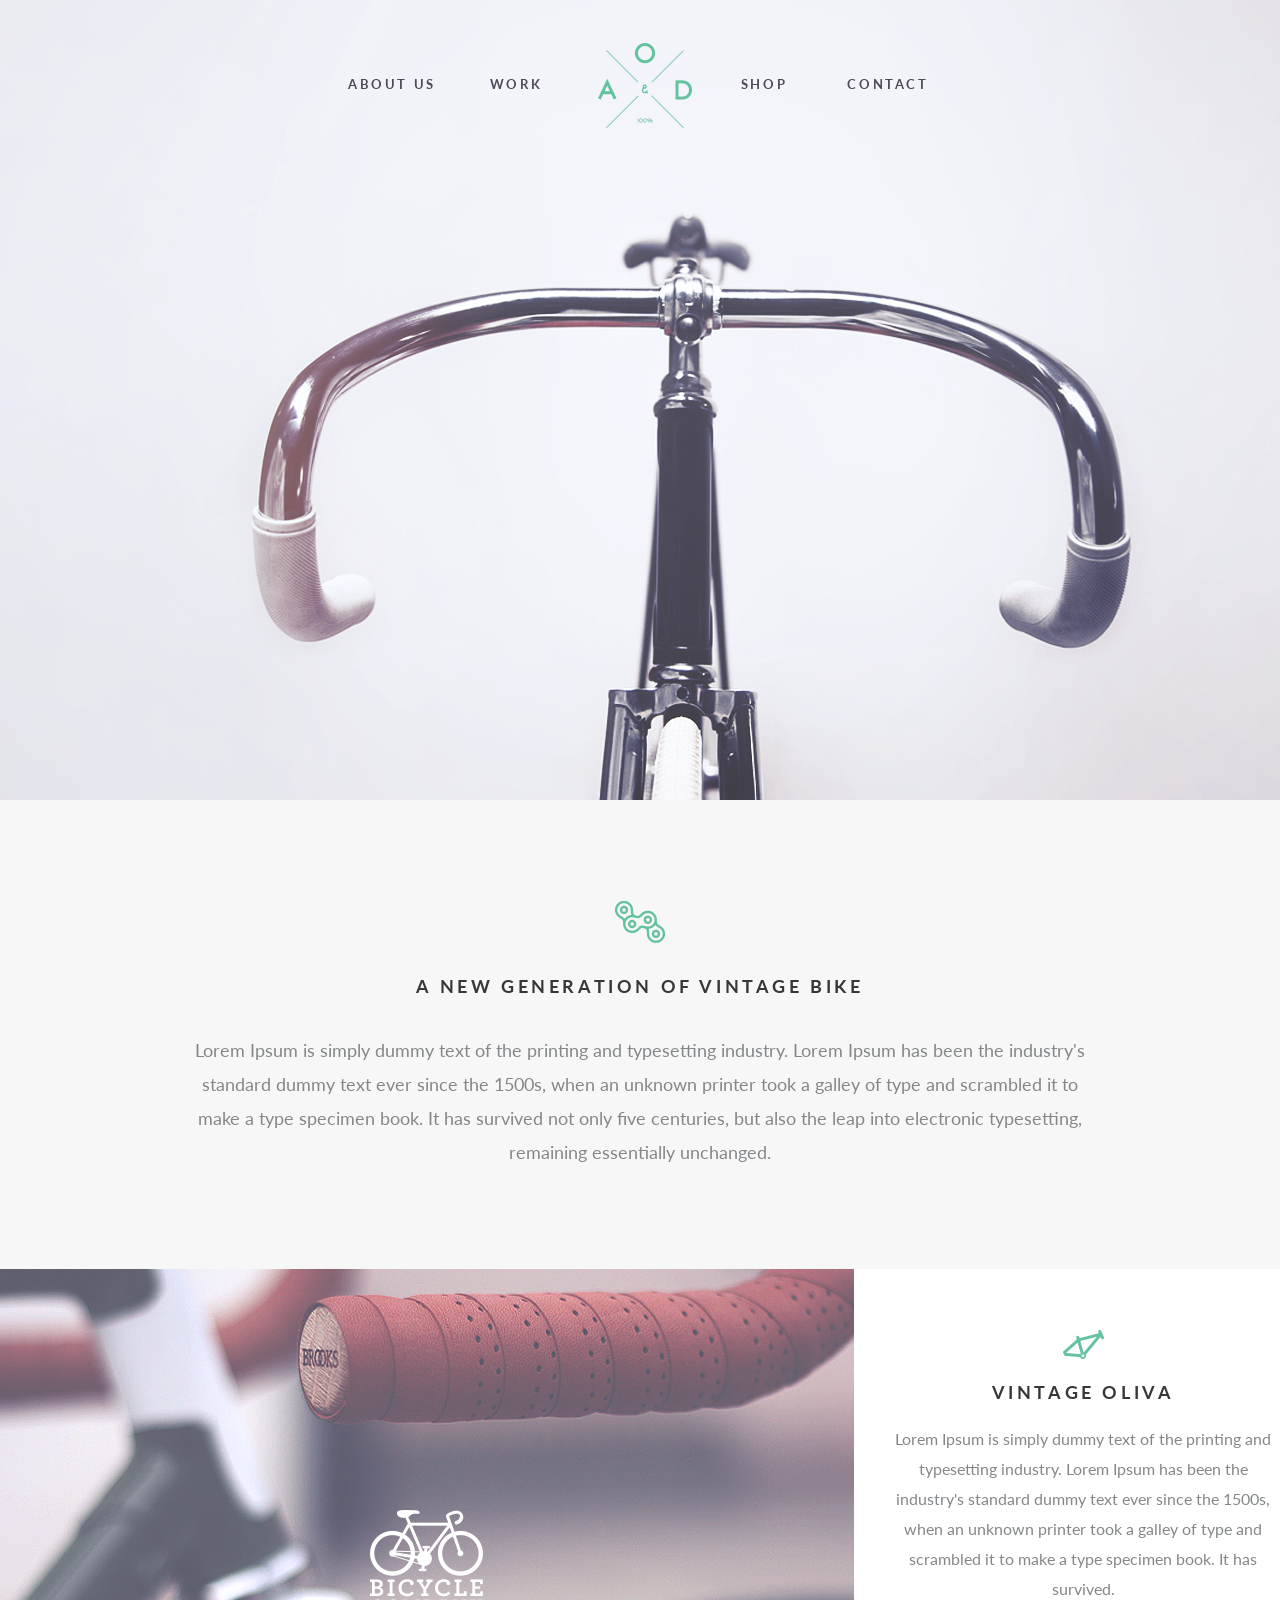
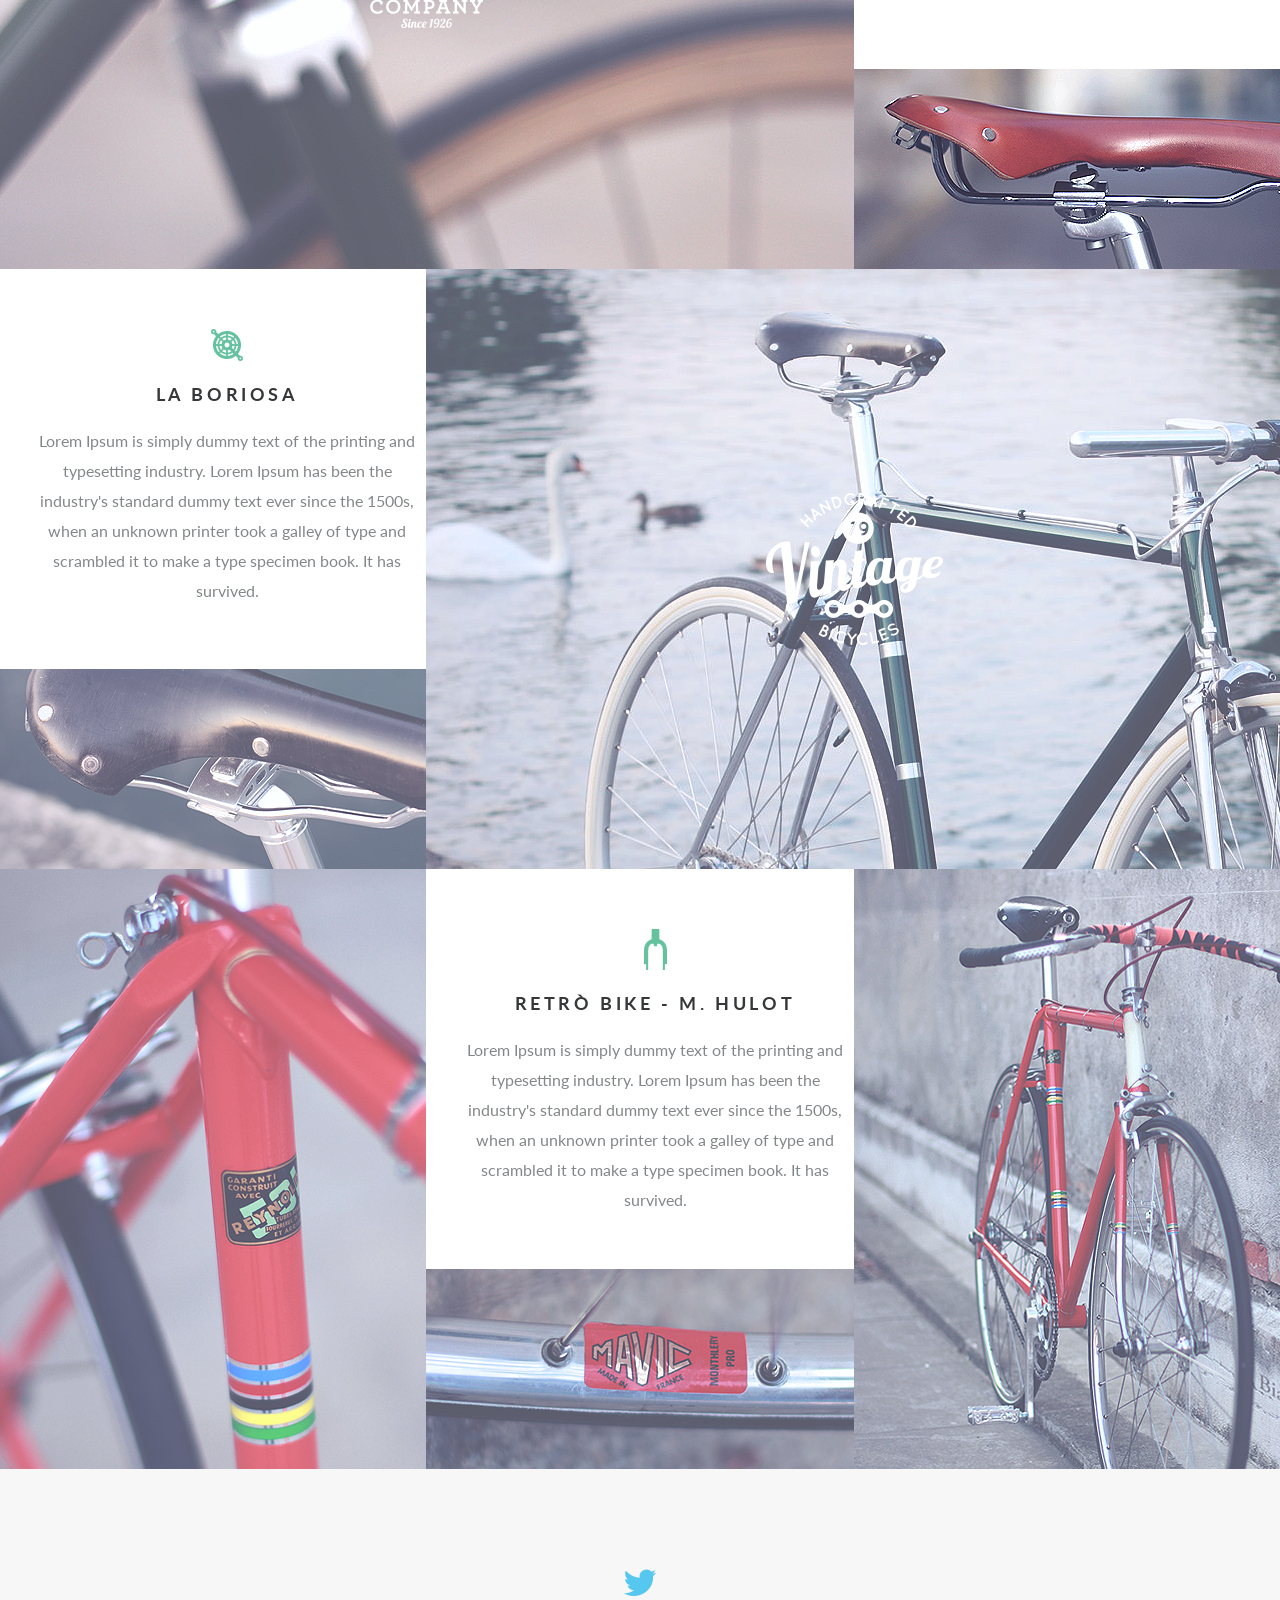
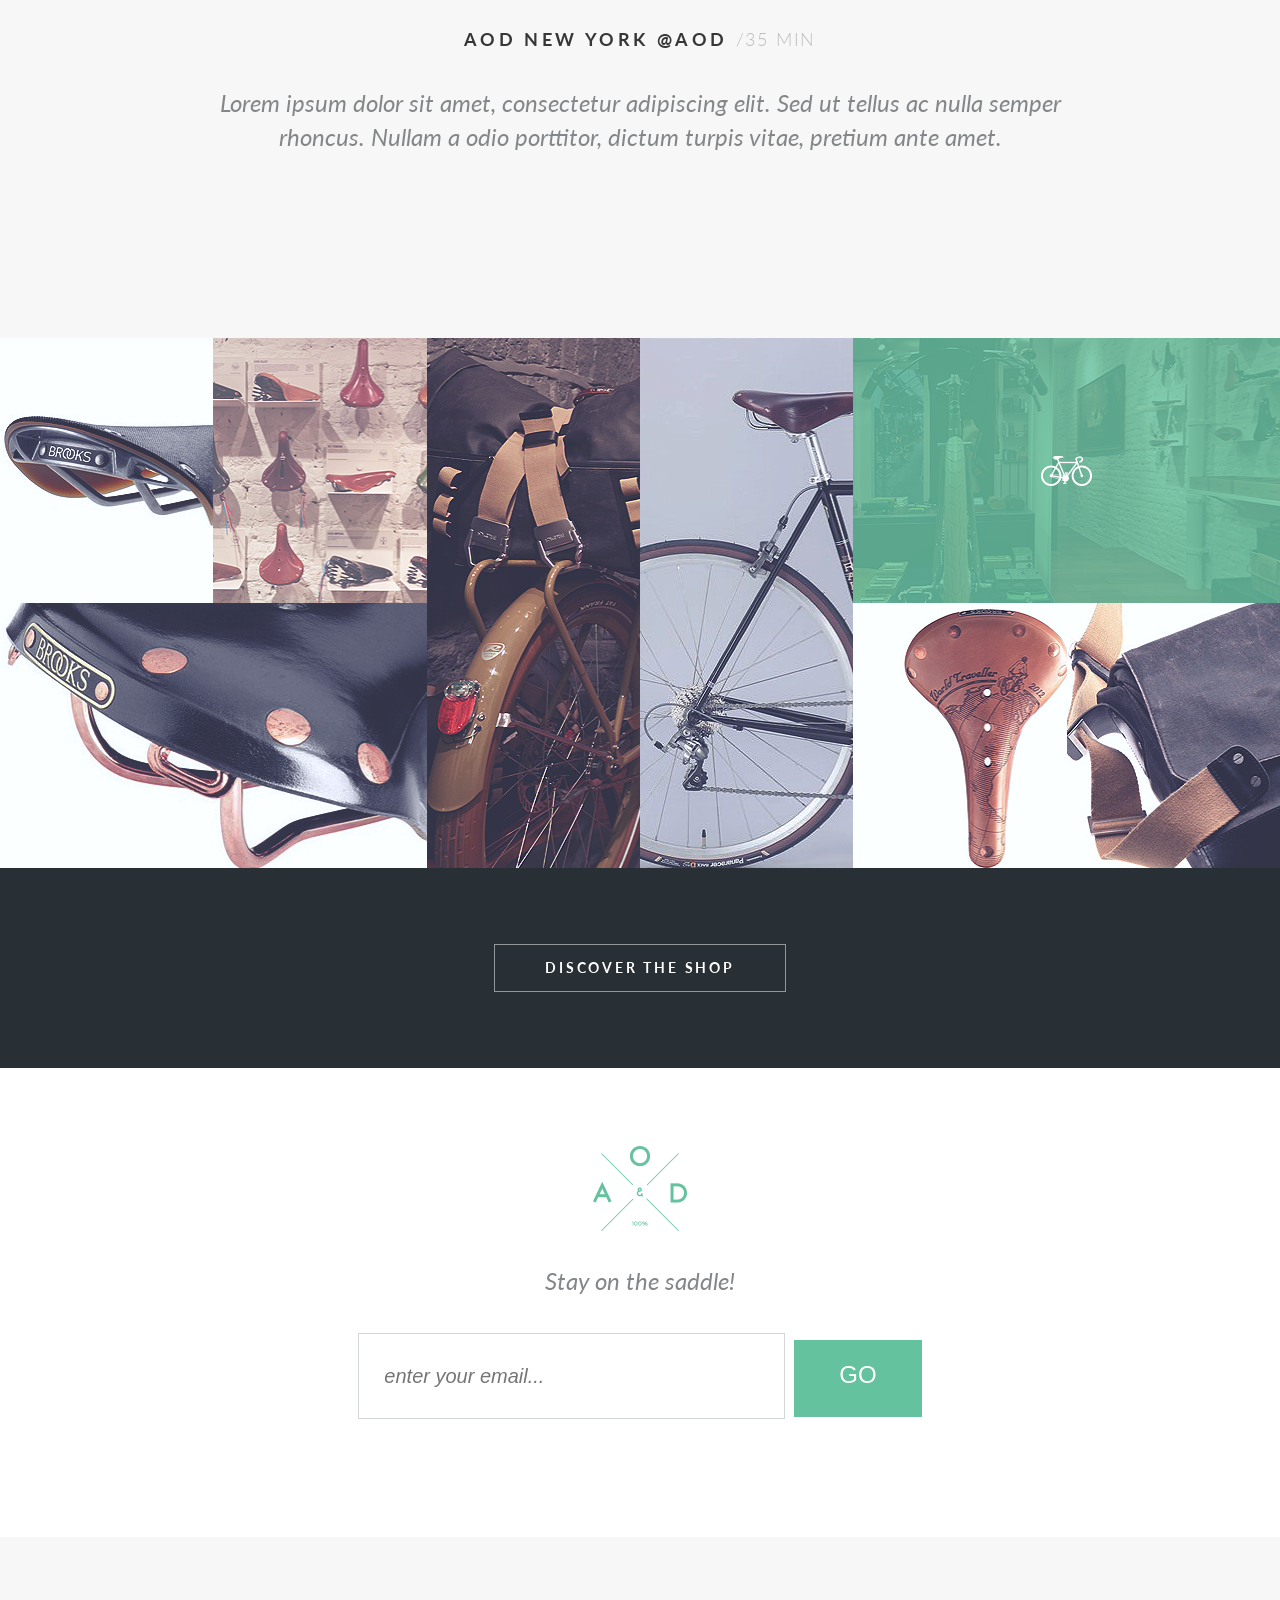
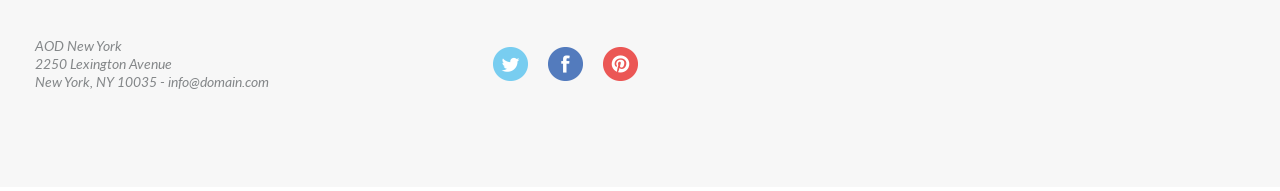
<file: bike/index.html>
<!DOCTYPE html>
<html lang="en">
<head>
    <meta charset="UTF-8">
    <meta name="viewport" content="width=1380px">
    <meta http-equiv="X-UA-Compatible" content="ie=edge">
    <link rel="stylesheet" href="styles.css">
    <link href="https://fonts.googleapis.com/css?family=Lato:400,700&display=swap" rel="stylesheet">
    <title>Vintage Bicycles</title>
</head>
<body>
    <header>
        <nav class="main-nav">
            <a class="nav" href="#">about us</a>
            <a class="nav" href="#">work</a>
            <img class="nav" src="img/header-logo.png" alt="img">
            <a class="nav" href="#">shop</a>
            <a class="nav" href="#">contact</a>
        </nav>
        <h1 class="visually-hidden">+</h1>
    </header>
    <section class="info1">
        <div class="info-block">
            <img src="img/info1-icon.png" alt="img" class="icon">
            <h2>A NEW GENERATION OF VINTAGE BIKE</h2>
            <p>Lorem Ipsum is simply dummy text of the printing and typesetting industry. Lorem Ipsum has been the industry's standard dummy text ever since the 1500s, when an unknown printer took a galley of type and scrambled it to make a type specimen book. It has survived not only five centuries, but also the leap into electronic typesetting, remaining essentially unchanged. </p>
        </div>
    </section>
    <section class="grid-container">
        <div class="grid-box grid-box1">
            <img src="img/grid-logo.png" alt="img">
        </div>
        <div class="grid-box grid-box2">
            <div class="grid-text">
                <img src="img/grid-box2.png" alt="img">
                <h2>vintage Oliva</h2>
                <p>Lorem Ipsum is simply dummy text of the printing and typesetting industry. Lorem Ipsum has been the industry's standard dummy text ever since the 1500s, when an unknown printer took a galley of type and scrambled it to make a type specimen book. It has survived.</p>
            </div>
        </div>
        <div class="grid-box grid-box3"></div>
        <div class="grid-box grid-box4">
            <div class="grid-text">
                <img src="img/grid-box4.png" alt="img">
                <h2>La Boriosa</h2>
                <p>Lorem Ipsum is simply dummy text of the printing and typesetting industry. Lorem Ipsum has been the industry's standard dummy text ever since the 1500s, when an unknown printer took a galley of type and scrambled it to make a type specimen book. It has survived.</p>
            </div>
        </div>
        <div class="grid-box grid-box5"></div>
        <div class="grid-box grid-box6">
            <img src="img/icon6.png" alt="img">
        </div>
        <div class="grid-box grid-box7"></div>
        <div class="grid-box grid-box8">
            <div class="grid-text">
                <img src="img/grid-box8.png" alt="img">
                <h2>retrò Bike - M. Hulot</h2>
                <p>Lorem Ipsum is simply dummy text of the printing and typesetting industry. Lorem Ipsum has been the industry's standard dummy text ever since the 1500s, when an unknown printer took a galley of type and scrambled it to make a type specimen book. It has survived.</p>
            </div>
        </div>
        <div class="grid-box grid-box9"></div>
        <div class="grid-box grid-box10"></div>
    </section>
    <section class="info1">
        <div class="info-block2">
            <img src="img/info2.png" alt="img" class="icon">
            <h2>AOD New York  @aod <span> /35 min</span></h2>
            <p>Lorem ipsum dolor sit amet, consectetur adipiscing elit. Sed ut tellus ac nulla semper rhoncus. Nullam a odio porttitor, dictum turpis vitae, pretium ante amet.</p>
        </div>
    </section>
    <section class="grid-container2">
        <div class="grid-box2-1"></div>
        <div class="grid-box2-2"></div>
        <div class="grid-box2-3"></div>
        <div class="grid-box2-4"></div>
        <div class="grid-box2-5"></div>
        <div class="grid-box2-6">
            <img src="img/grid2-6img.png" alt="img">
        </div>
        <div class="grid-box2-7"></div>
        <div class="grid-box2-8"></div>
    </section>
    <section class="discover">
        <div class="discover-text">
            <p>DISCOVER THE SHOP</p>
        </div>
    </section>
    <section class="form">
        <div class="logo">
            <img src="img/form-logo.png" alt="img">
        </div>
        <div class="text">
            <p>Stay on the saddle!</p>
        </div>
        <div class="email">
            <form action="get" class="email-form">
                <input type="text" placeholder="enter your email... ">
                <button>GO</button>
            </form>
        </div>
    </section>
    <footer>
        <div class="contacts">
            AOD New York <br>
            2250 Lexington Avenue <br>
            New York, NY 10035  - info@domain.com <br>
        </div>
        <div class="social">
            <img src="img/footer-tw.png" alt="img">
            <img src="img/footer-fb.png" alt="img">
            <img src="img/footer-print.png" alt="img">
        </div>
    </footer>
</body>
</html>
</file>
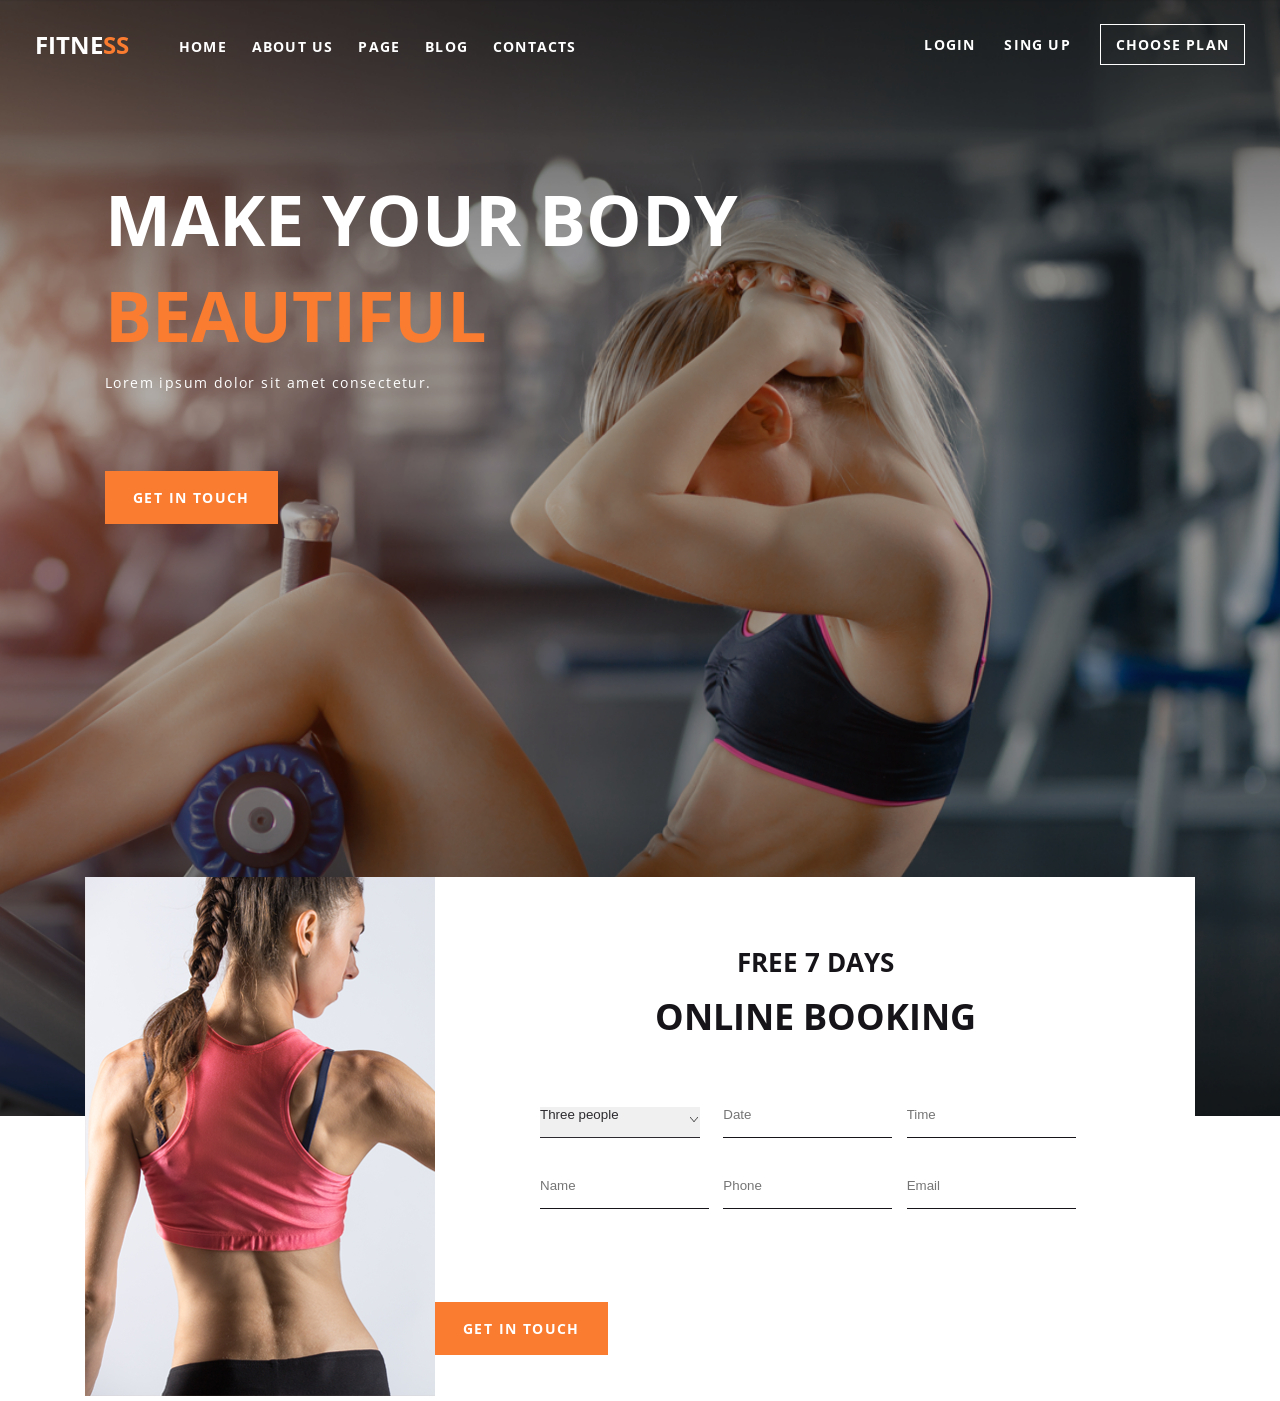
<file: fitness/index.html>
<!DOCTYPE html>
<html lang="en">
<head>
    <meta charset="UTF-8">
    <meta name="viewport" content="width=device-width, initial-scale=1.0">
    <link href="https://fonts.googleapis.com/css?family=Open+Sans:400,700&display=swap" rel="stylesheet">
    <link rel="stylesheet" href="css/styles.min.css">
    <title>Fitness</title>
</head>
<body>
    <header>
        <div class="header-top">
            <div class="header-top__nav">
                <div class="header-top__logo"><a href="#">
                    FITNE<span class="orange">SS</span></a>
                </div>
                <div class="header-top__menu">
                    <ul class="header-top__menu-list">
                        <li><a href="#" class="header-top__menu-link">home</a></li>
                        <li><a href="#" class="header-top__menu-link">about us</a></li>
                        <li><a href="#" class="header-top__menu-link">page</a></li>
                        <li><a href="#" class="header-top__menu-link">blog</a></li>
                        <li><a href="#" class="header-top__menu-link">contacts</a></li>
                    </ul>
                </div>
            </div>
            <div class="header__signin">
                <a href="#" class="header-top__menu-link">login</a>
                <a href="#" class="header-top__menu-link up">sing up</a>
                <a href="#" class="header-top__menu-btn">choose plan</a>
            </div>
        </div>
        <div class="main">
            <div class="main-wrap wrap">
                <div class="main-wrap__block">
                    <h1 class="main-wrap__block-title">make your body <br>
                       <span class="orange">beautiful</span></h1>
                    <p class="main-wrap__block-text">Lorem ipsum dolor sit amet consectetur.</p>
                    <a href="" class="main-wrap__block-btn">Get in touch</a>
                </div>
            </div>
        </div>
        <div class="form-container">
            <div class="form-container__img">
                <img src="img/form_img.png" alt="img">
            </div>
            <div class="form-container__box">
                <h2 class="form-container__box-title">Free 7 days</h2>
                <p class="form-container__box-text">online booking</p>
                <form action="#">
                    <div class="form-grid">
                        <div class="form-grid__select">
                            <select name="howMany" id="howMany">
                                <option value="One person">One Person</option>
                                <option value="Two people">Two people</option>
                                <option value="Three people" selected>Three people</option>
                            </select>
                        </div>
                        <div class="form-grid__date">
                            <input type="text" placeholder="Date">
                        </div>
                        <div class="form-grid__time">
                            <input type="text" placeholder="Time">
                        </div>
                        <div class="form-grid__name">
                            <input type="text" placeholder="Name">
                        </div>
                        <div class="form-grid__tel">
                            <input type="tel" placeholder="Phone">
                        </div>
                        <div class="form-grid__email">
                            <input type="email" placeholder="Email">
                        </div>
                    </div>
                </form>
                <a href="#" class="form-container__box-btn">Get in touch</a>
            </div>
        </div>
    </header>
    <main>
        <section class="welcome">
            <div class="welcome-wrap wrap">
                <div class="welcome-wrap__text">
                    <h2 class="welcome-wrap__text-title">welcome to <span class="orange"> fitness</span></h2>
                    <p class="welcome-wrap__descr1">Lorem ipsum dolor sit amet, consectetur adipisicing elit, sed do eiusmod tempor incididunt ut labore et dolore magna aliqua. Ut enim ad minim veniam, quis nostrud exercitation</p>
                    <p class="welcome-wrap__descr2">Lorem, ipsum dolor sit amet consectetur adipisicing elit. Quidem impedit nihil temporibus rem suscipit at perspiciatis beatae odio corporis, dolorem, adipisci voluptatem culpa laborum aspernatur eos debitis deserunt, eveniet porro.</p>
                </div>
                <div class="welcome-wrap__img">

                </div>
            </div>
        </section>
    </main>
</body>
</html>
</file>
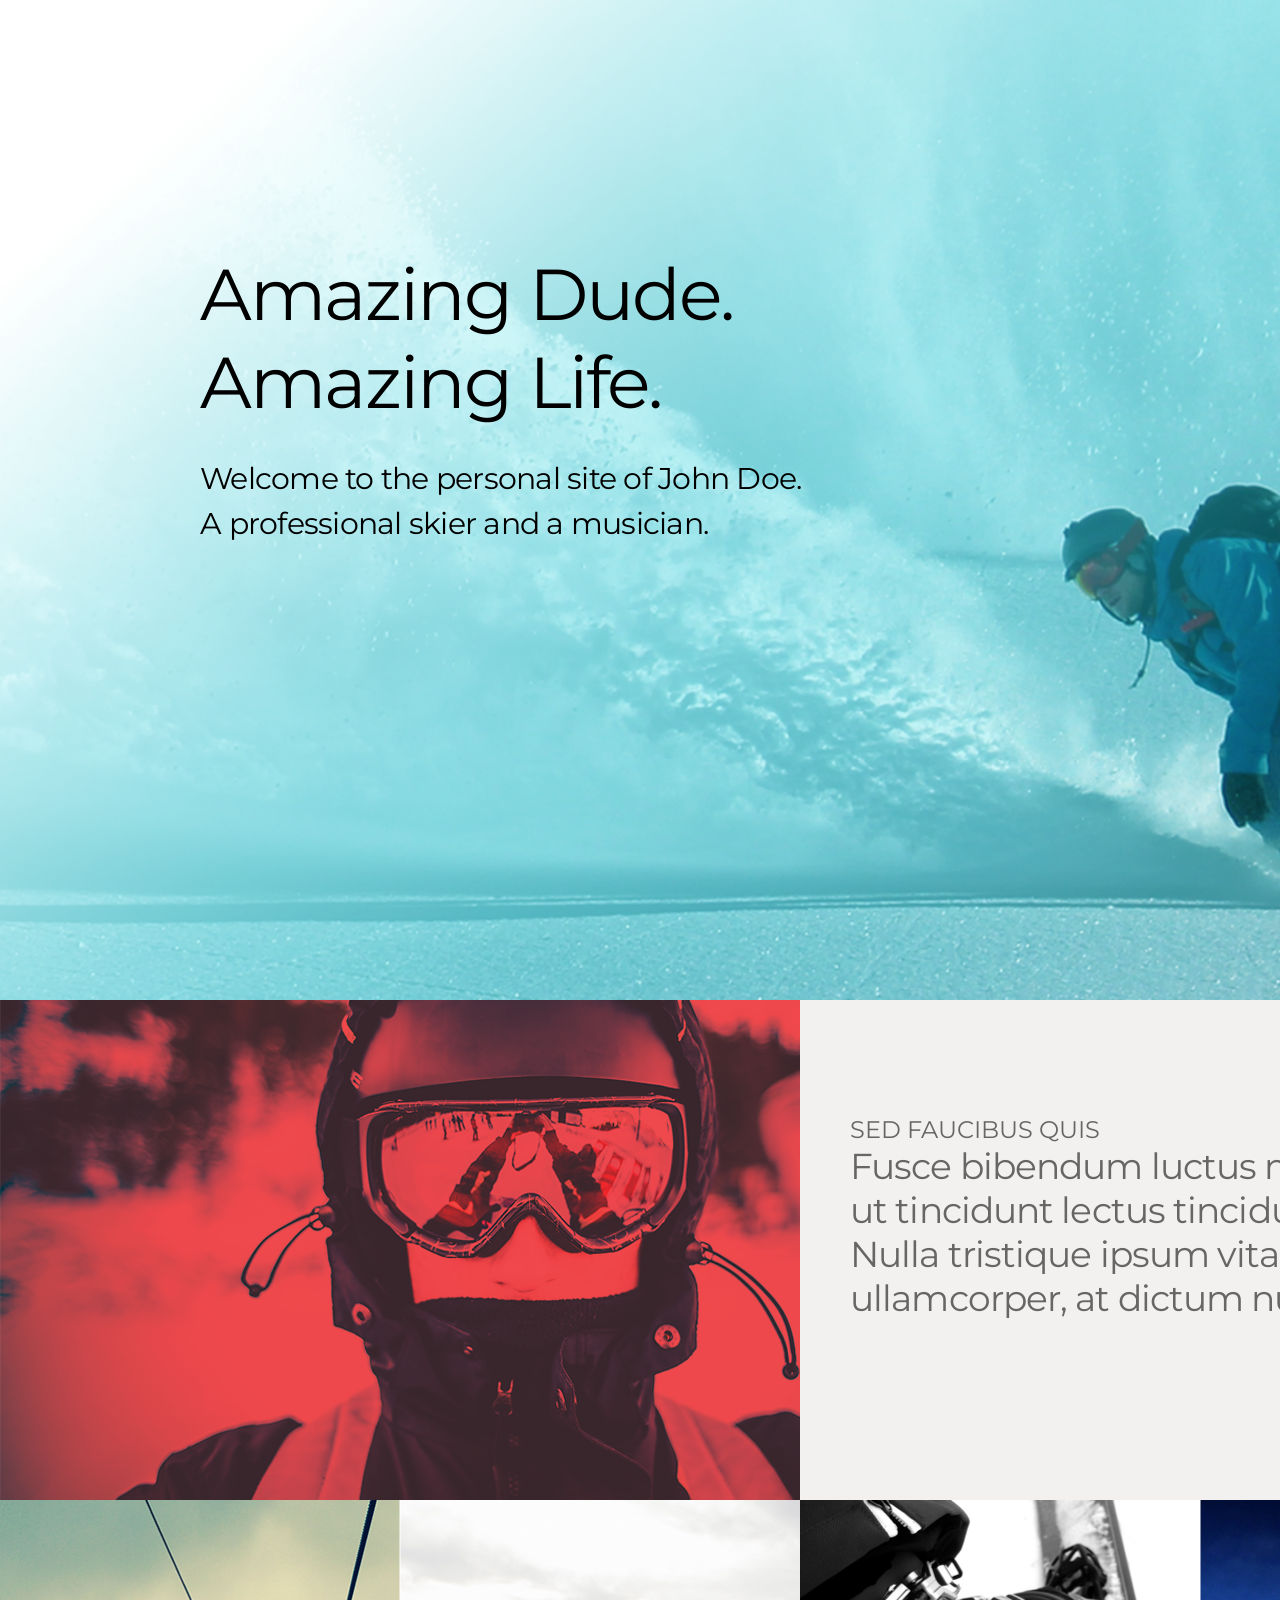
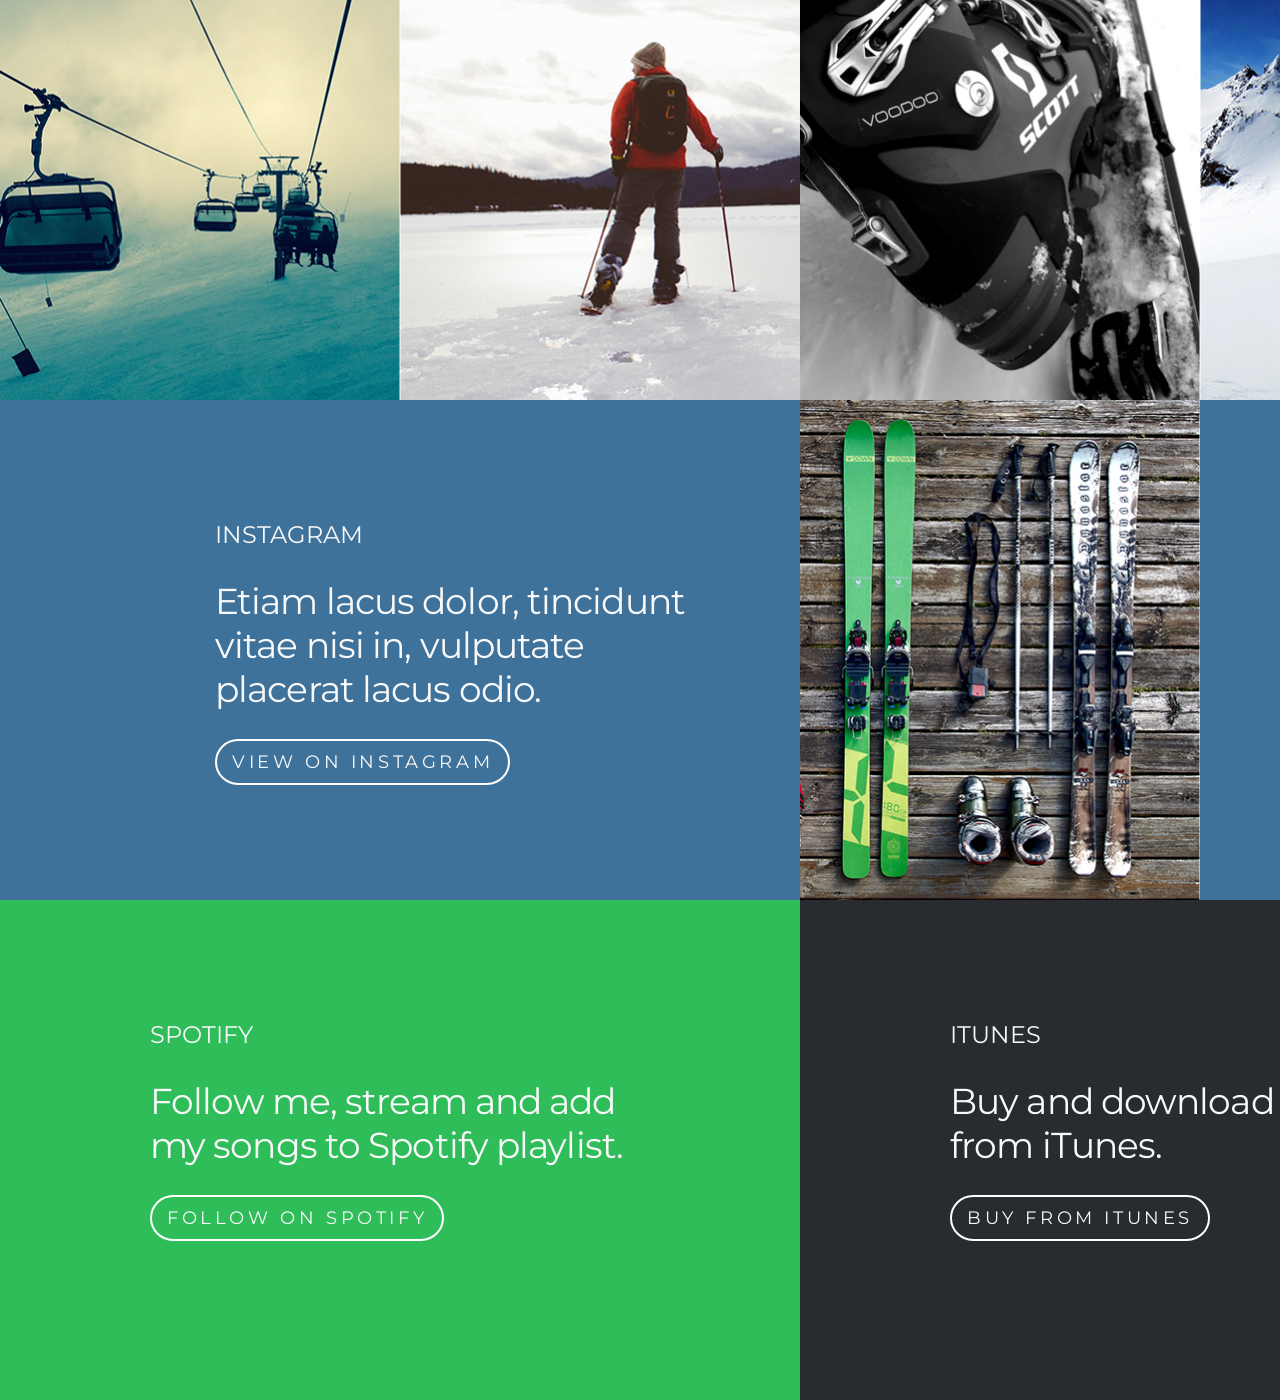
<file: JohnDoe/index.html>
<!DOCTYPE html>
<html lang="en">
<head>
    <meta charset="UTF-8">
    <meta name="viewport" content="width=device-width, initial-scale=1">
    <link rel="stylesheet" href="styles.css">
    <link rel="stylesheet" href="core.css">
    <link href="https://fonts.googleapis.com/css?family=Montserrat:400,700&display=swap" rel="stylesheet">
    <title>Personal blog</title>
</head>
<body>
    <div class="grid_container">
        <div class="grid_unit unit_1">
            <div class="header_text">
                <h1 class="hero_title">Amazing Dude.<br>Amazing Life.</h1>
                <p class="hero_text">Welcome to the personal site of John Doe. <br>A professional skier and a musician.</p>
            </div>
        </div>
        <div class="grid_unit unit_2">
            <img src="img/unit_2.png" alt="unit_2_img">
        </div>
        <div class="grid_unit unit_3">
            <div class="unit3_text">
                <h2 class="text_title">Sed faucibus quis</h2>
                <p class="unit3_text_unit">Fusce bibendum luctus massa, <br> ut tincidunt lectus tincidunt in. <br> Nulla tristique ipsum vitae lacus ullamcorper, at dictum nunc scelerisque.</p>
            </div>
        </div>
        <div class="grid_unit unit_4">
            <img src="img/img_4.png" alt="img">
        </div>
        <div class="grid_unit unit_5">
            <img src="img/img_5.png" alt="img">
        </div>
        <div class="grid_unit unit_6">
            <img src="img/img_6.png" alt="img">
        </div>
        <div class="grid_unit unit_7">
            <img src="img/img_7.png" alt="img">
        </div>
        <div class="grid_unit unit_8">
            <div class="unit8_text">
                <h2 class="text_title_8">INSTAGRAM</h2>
                <p class="unit8_text_unit">Etiam lacus dolor, tincidunt <br> vitae nisi in, vulputate <br> placerat lacus odio.</p>
                <a class="btn" href="#">VIEW ON INSTAGRAM</a>
            </div>
        </div>
        <div class="grid_unit unit_9"></div>
        <div class="grid_unit unit_10"></div>
        <div class="grid_unit unit_11">
            <div class="footer-text">
                <h2 class="text_title_8">SPOTIFY</h2>
                <div class="footer_text_unit">Follow me, stream and add <br> my songs to Spotify playlist.</div>
                <a href="#" class="btn">FOLLOW ON SPOTIFY</a>
            </div>
        </div>
        <div class="grid_unit unit_12">
            <div class="footer-text">
                <h2 class="text_title_8">ITUNES</h2>
                <div class="footer_text_unit">Buy and download my songs from iTunes.</div>
                <a href="#" class="btn">buy from itunes</a>
            </div>
        </div>
    </div>
</body>
</html>
</file>
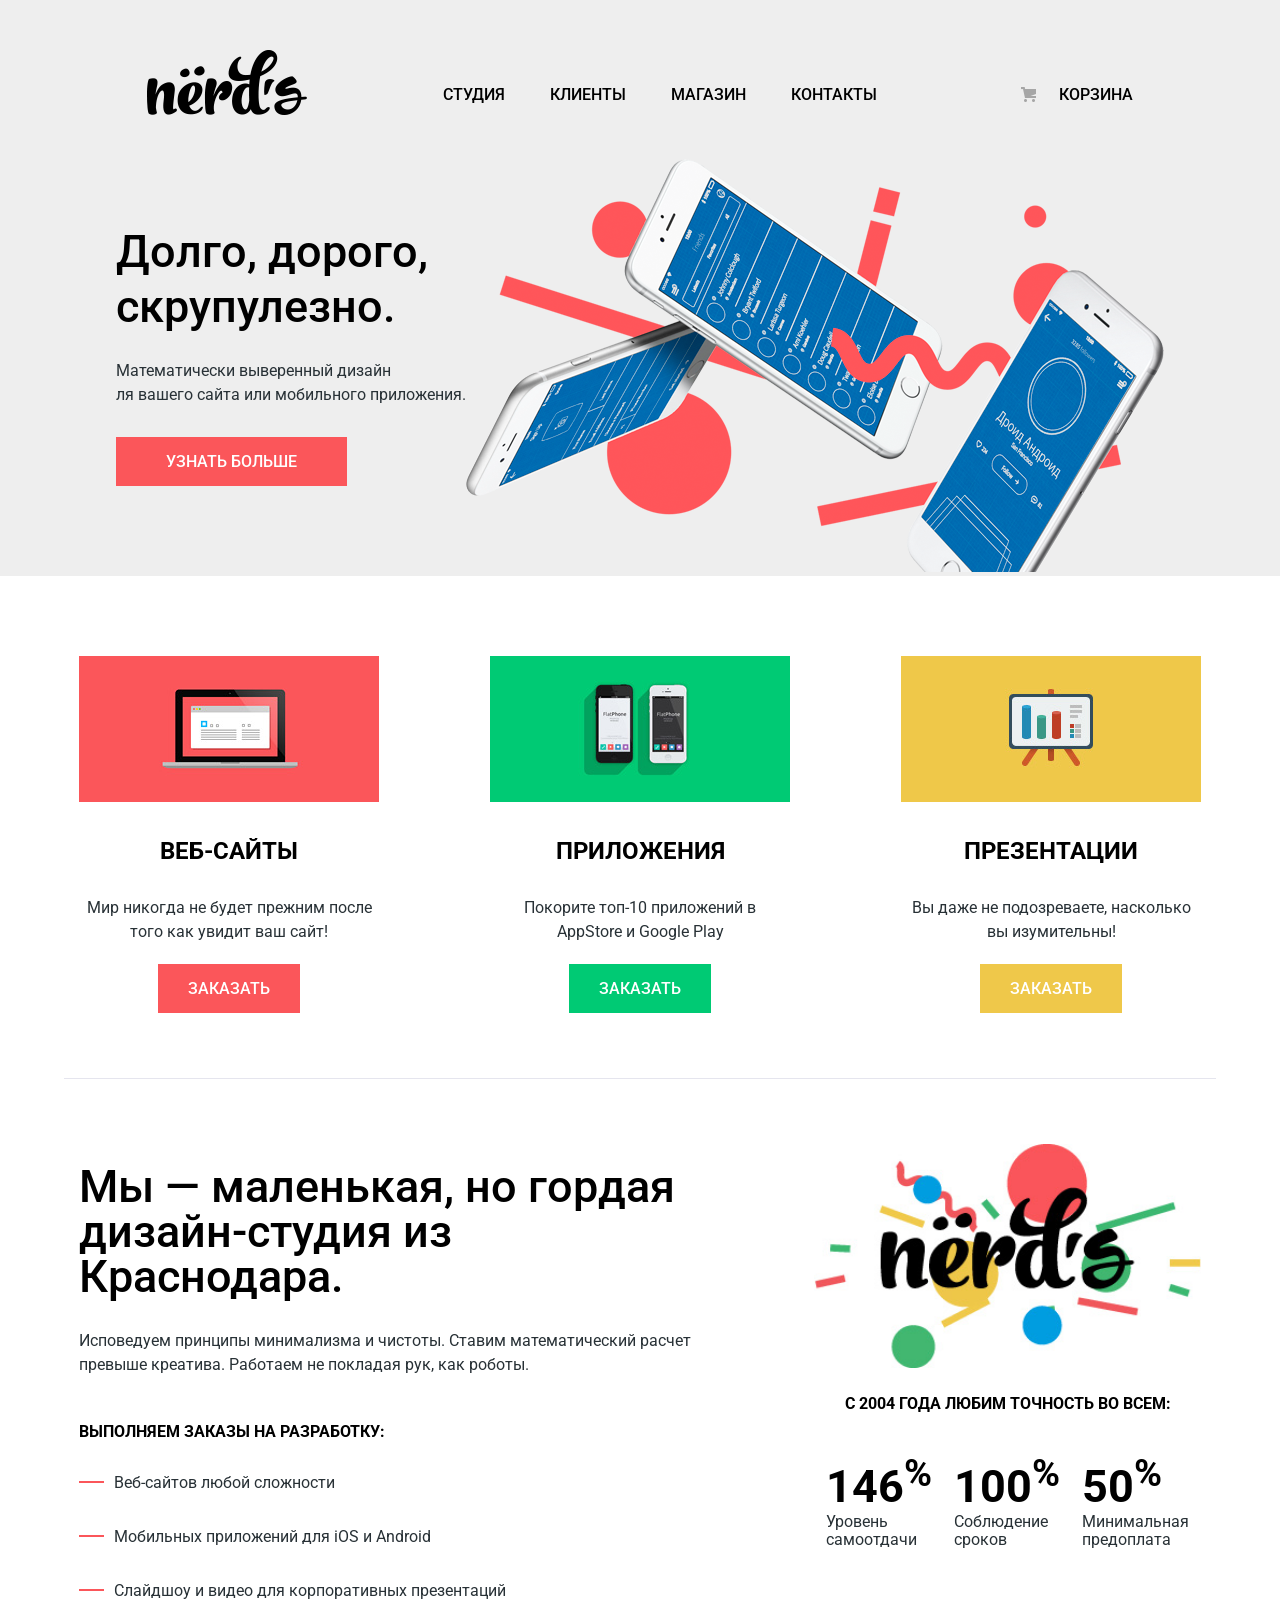
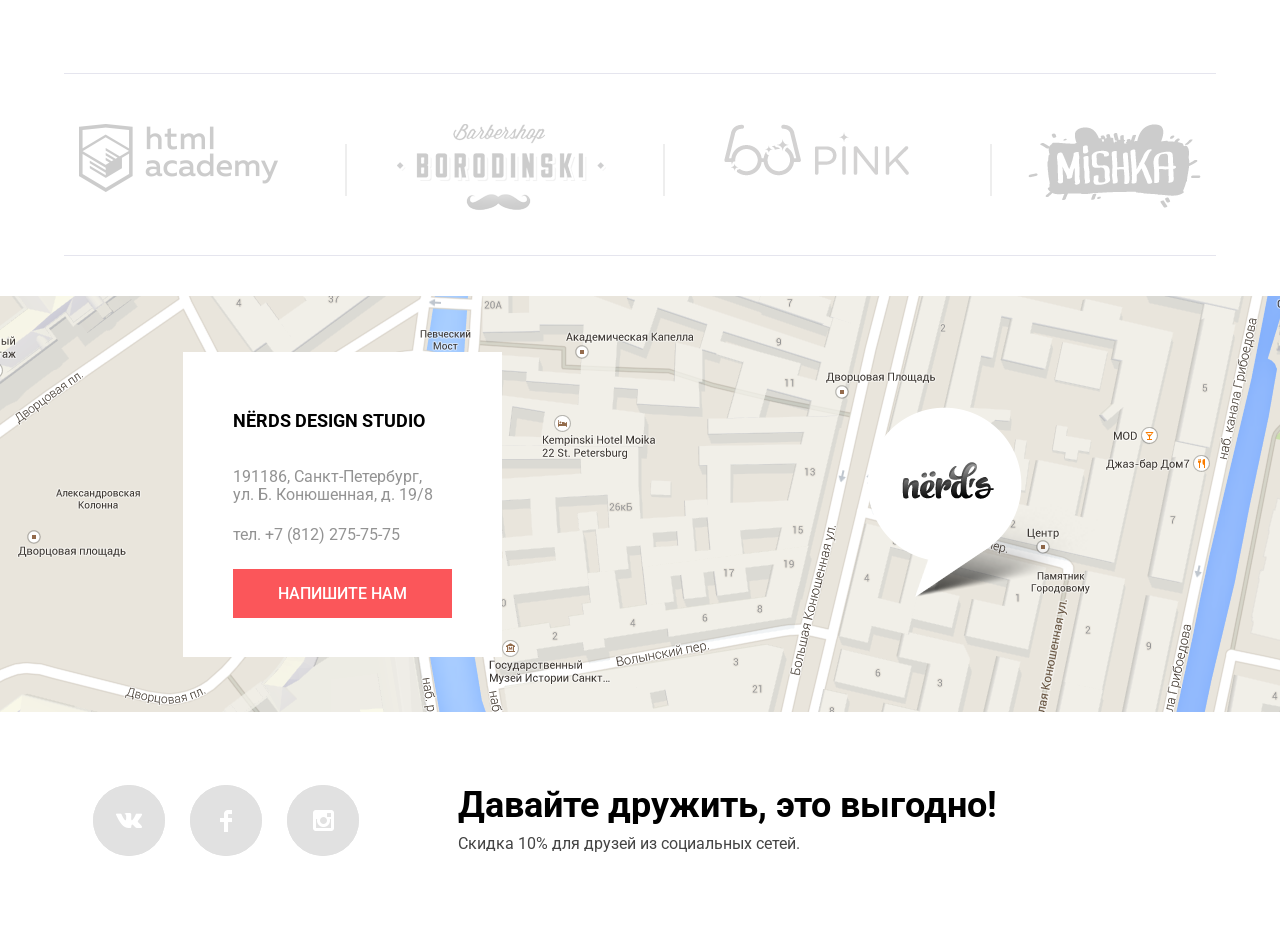
<file: nerds/index.html>
<!DOCTYPE html>
<html lang="ru">
<head>
    <meta charset="UTF-8">
    <meta name="viewport" content="width=device-width, initial-scale=1.0">
    <link rel="stylesheet" href="styles.css">
    <link rel="stylesheet" href="core.css">
    <link href="https://fonts.googleapis.com/css?family=Roboto:400,500,700&display=swap&subset=cyrillic" rel="stylesheet">
    <title>Nerds</title>
</head>
<body>
    <header>
        <div class="wrap header-wrap">
            <div class="header__logo logo">
                <a href="#"><img src="img/nerds-logo.png" alt="img"></a>
            </div>
            <nav class="header__nav">
                <a href="#">Студия</a>
                <a href="#">Клиенты</a>
                <a href="#">Магазин</a>
                <a href="#">Контакты</a>
            </nav>
            <div class="header__cart cart">
                <a href="#">Корзина</a>
            </div>
        </div>
        <div class="main-text wrap">
            <div class="text__block">
                <h1 class="text__unit">
                    Долго, дорого, <br> скрупулезно.
                </h1>
                <p class="text__unit2">
                    Математически выверенный дизайн <br>
            ля вашего сайта или мобильного приложения.
                </p>
                <a href="#" class="main__btn">УЗНАТЬ БОЛЬШЕ</a>
            </div>
            <div class="main-img">
                <img src="img/main-img.png" alt="main Img" class="main__img__unit">
            </div>
        </div>
    </header>
    <main>
        <section class="feature-section">
            <h2 class="visually-hidden">Hello</h2>
            <div class="feature-wrap wrap">
                <div class="feature__unit feature__unit1">
                    <img src="img/feature_img1.png" alt="feature img">
                    <h3 class="feature__title">Веб-сайты</h3>
                    <p class="feature__text">Мир никогда не будет прежним после того как увидит ваш сайт!</p>
                    <a href="#" class="feature__btn btn__1">ЗАКАЗАТЬ</a>
                </div>
                <div class="feature__unit feature__unit1">
                    <img src="img/feature_img2.png" alt="feature img">
                    <h3 class="feature__title">Приложения</h3>
                    <p class="feature__text">Покорите топ-10 приложений в AppStore и Google Play</p>
                    <a href="#" class="feature__btn btn__2">ЗАКАЗАТЬ</a>
                </div>
                <div class="feature__unit feature__unit1">
                    <img src="img/feature_img3.png" alt="feature img">
                    <h3 class="feature__title">Презентации</h3>
                    <p class="feature__text">Вы даже не подозреваете, 
                        насколько вы изумительны!</p>
                    <a href="#" class="feature__btn btn__3">ЗАКАЗАТЬ</a>
                </div>
            </div>
        </section>
        <section class="info">
            <div class="info-wrap wrap">
                <div class="info__about">
                    <h3 class="about__main">Мы — маленькая, но гордая дизайн-студия из Краснодара. </h3>
                    <p class="about__secondary">
                        Исповедуем принципы минимализма и чистоты. Ставим математический расчет
                        превыше креатива. Работаем не покладая рук, как роботы.
                    </p>
                    <h4 class="list__text">Выполняем заказы на разработку:</h4>
                        <ul class="list__block">
                            <li class="list__unit">Веб-сайтов любой сложности</li>
                            <li class="list__unit">Мобильных приложений для iOS и Android</li>
                            <li class="list__unit">Слайдшоу и видео для корпоративных презентаций</li>
                        </ul>
                </div>
                <div class="info__statistic">
                    <img src="img/info_logo.png" alt="img" class="info__logo">
                    <p class="statistic__info">с 2004 года Любим точность во всем:</p>
                    <div class="statistic_table">
                        <table>
                            <tr>
                                <td><span class="table__number">146<sup>%</sup></span></td>
                                <td><span class="table__number">100<sup>%</sup></span></td>
                                <td><span class="table__number">50<sup>%</sup></span></td>
                            </tr>
                            <tr>
                                <td class="table__text">Уровень <br>
                                    самоотдачи</td>
                                <td class="table__text">Соблюдение <br>
                                    сроков</td>
                                <td class="table__text">Минимальная <br>
                                    предоплата</td>
                            </tr>
                        </table>
                    </div>
                </div>
            </div>
        </section>
        <section class="clients">
            <div class="clients-wrap wrap">
                <div class="client__block client1">
                    <img src="img/client_1.png" alt="1">
                </div>
                <div class="client__block client2">
                    <img src="img/client_2.png" alt="2">
                </div>
                <div class="client__block client3">
                    <img src="img/client_3.png" alt="3">
                </div>
                <div class="client__block client4">
                    <img src="img/client_4.png" alt="4">
                </div>
            </div>
        </section>
        <section class="map">
            <div class="map-block">
                <h3 class="map__title">NЁRDS DESIGN STUDIO</h3>
                <p class="map__address">191186, Санкт-Петербург, <br>
                ул. Б. Конюшенная, д. 19/8</p>

                <p class="map__tel">тел. +7 (812) 275-75-75</p>
                <a href="#" class="map__btn">напишите нам</a>
            </div>
            <div class="map-mark">
                <img src="img/map-marker.png.png" alt="img">
            </div>
        </section>
    </main>
    <footer class="friends">
        <div class="footer-wrap wrap">
            <div class="footer__social">
                <a class="soc vk" href="#"></a>
                <a class="soc fb" href="#"></a>
                <a class="soc insta" href="#"></a>
            </div>
            <div class="footer__text">
                <h2 class="footer__title">Давайте дружить, это выгодно!</h2>
                <p class="footer__secondary">Скидка 10% для друзей из социальных сетей.</p>
            </div>
        </div>
    </footer>
</body>
</html>
</file>
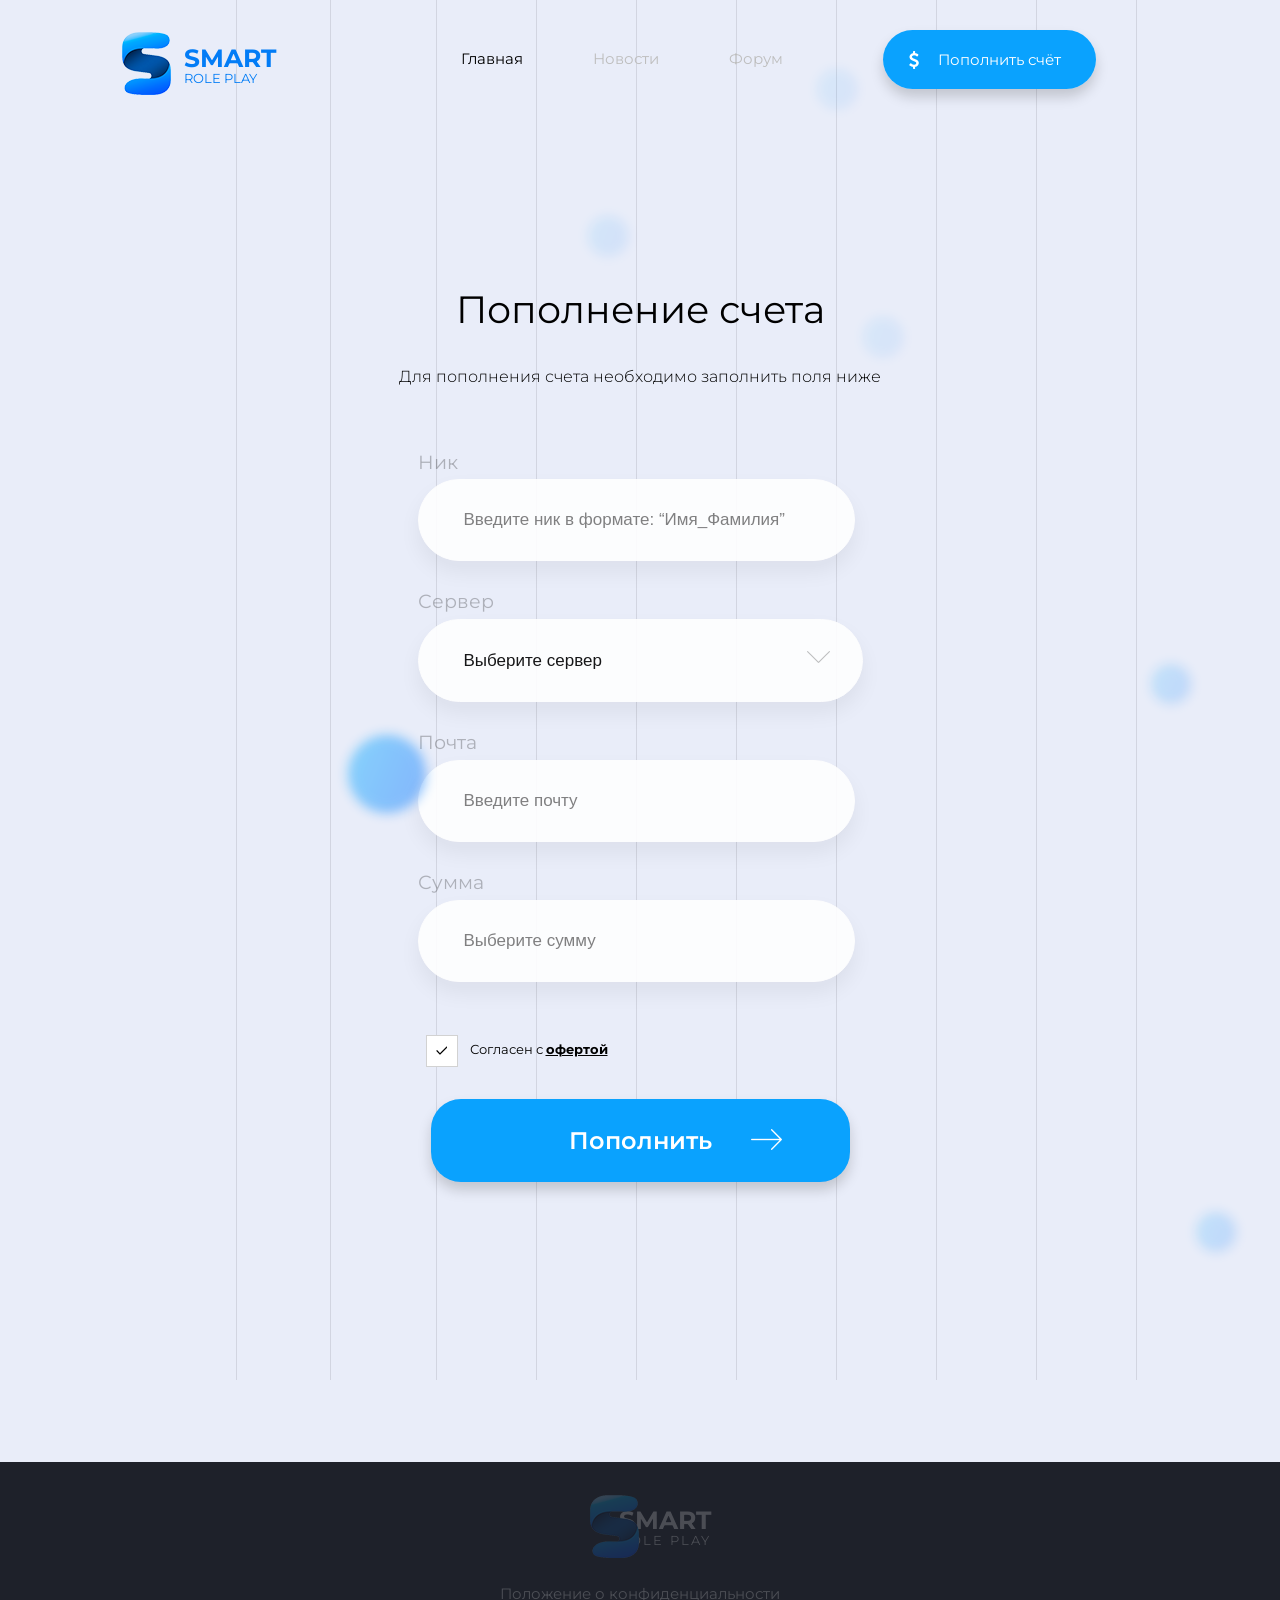
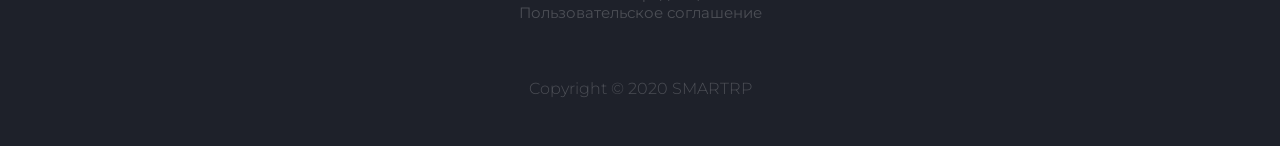
<file: adaptivev1.1/donate.html>
<!DOCTYPE html>
<html lang="ru">
<head>
    <meta charset="UTF-8">
    <meta name="viewport" content="width=device-width" initial-scale="1.0">
    <meta http-equiv="X-UA-Compatible" content="IE=9;IE=10;IE=Edge,chrome=1"/>
    <link rel="stylesheet" href="donate.css">
    <link rel="stylesheet" href="css/animation.css">
    <link href="https://fonts.googleapis.com/css?family=Montserrat:300,400,600&display=swap" rel="stylesheet">
    <title>SMART RP - увлекательная онлайн игра про Россиию</title>
</head>
<body>
    <div class="wrapper">
    <header>
        <div class="header-container">
                <div class="header-logo">
                <a href="index.html">
                    <span class="logo-span">Smart</span> <br>
                    <span class="logo-text"> Role Play</span>
                </a>
                </div>
            <div class="header-nav">
                <a class="active" href="index.html">Главная</a>
                <a class="non-active" href="#news">Новости</a>
                <a class="non-active" href="#">Форум</a>
            </div>
            <span class="line1"></span>
            <span class="line2"></span>
            <span class="line3"></span>
            <span class="line4"></span>
            <span class="line5"></span>
            <span class="line6"></span>
            <span class="line7"></span>
            <span class="line8"></span>
            <span class="line9"></span>
            <span class="line10"></span>
            <span class="line11"></span>
            <span class="line12"></span>
            <span class="line13"></span>
            <div class="header-button">
                <a class="button-blue" href="#">Пополнить счёт</a>
            </div>
        </div>
    </header>
    <main>
        <div class="main-container-donate">
                <h2 class="account">Пополнение счета</h2>
                <p class="donate-text">Для пополнения счета необходимо заполнить поля ниже</p>
            <form action="get">

                <p class="input-nickname"><label for="nickname">Ник</label> <br>
                <input type="text" name="nickname" placeholder="Введите ник в формате: “Имя_Фамилия”" id="nickname"></p>

                <p class="server-select"><label for="server" class="server">Сервер</label> <br>
                <select name="server" id="server" placeholder="Выберите сервер" class="server">
                    <option value="" disabled selected hidden>Выберите сервер</option>
                    <option value="Сервер 1">Сервер 1</option>
                    <option value="Сервер 2">Сервер 2</option>
                </select></p>
                
                <p class="input-email"><label for="email">Почта</label> <br>
                <input type="text" name="email" placeholder="Введите почту" id="email"> </p> 
              

               <p class="input-money"> <label for="money">Сумма</label> <br>
                <input type="text" name="money" placeholder="Выберите сумму" id="money"></p>

            
                <p class="checkbox_text"><input type="checkbox" checked id="agree">
                    <label class="checkbox" for="agree">Согласен с <a href="#" class="rule">офертой</a></label></p>
                </form>
                <a href="#" class="submit-btn">Пополнить</a>

        <span class="ball1"></span>
        <span class="ball2"></span>
        <span class="ball3"></span>
        <span class="ball4"></span>
        <span class="ball5"></span>
        <span class="ball6"></span>
    </main>
    </div>
    <footer>
        <div class="footer-container">
            <a href="index.html"><div class="footer-logo">
                <span class="footer-logo-span">Smart</span> <br>
                <span class="footer-logo-text"> Role Play</span>
            </div></a>
            <div class="footer-agreement">
                <a class="footer-agreement1" href="#">Положение о конфиденциальности</a> <br>
                <a class="footer-agreement2" href="#">Пользовательское соглашение</a>
            </div>
            <div class="footer-copyright">
                Copyright © 2020 SMARTRP
            </div>
        </div>
    </footer>
</body>
</html>
</file>
<file: bike/styles.css>
/* сброс стилей браузера */

html, body, div, span, object, iframe, h1, h2, h3, h4, h5, h6, p, blockquote, pre, a, abbr, acronym, address, big, cite, code, del, dfn, em, img, ins, kbd, q, s, samp,small, strike, strong, sub, sup, tt, var, b, u, i, center, dl, dt, dd, ol, ul, li, fieldset, form, label, legend,
table, caption, tbody, tfoot, thead, tr, th, td, article, aside, canvas, details, embed, 
figure, figcaption, footer, header, hgroup, menu, nav, output, ruby, section, summary,
time, mark, audio, video {
	margin: 0;
	padding: 0;
	border: 0;
	font-size: 100%;
	vertical-align: baseline;
}
article, aside, details, figcaption, figure, footer, header, hgroup, menu, nav, section {
	display: block;
}
body {
    line-height: 1.2;
    font-family: 'Lato', sans-serif;
    max-width: 1380px;
   
}
ol { 
	padding-left: 1.4em;
	list-style: decimal;
}
ul {
	padding-left: 1.4em;
	list-style: square;
}
table {
	border-collapse: collapse;
    border-spacing: 0;
}
header {
    min-height: 800px;
    background: url(img/header-img.png) no-repeat;
    background-position-x: -120px;
}
.visually-hidden {
    position: absolute;
    width: 1px;
    height: 1px;
    margin: -1px;
    border: 0;
    padding: 0;
    clip: rect(0 0 0 0);
    overflow: hidden;
  }
.main-nav {
    width: 620px;
    min-height: 90px;
    margin: 0 auto;
    text-align: center;
    display: grid;
    grid-template-columns: 1fr 1fr 1fr 1fr 1fr;
    align-items: center;
    padding-top: 40px;
}
.main-nav a {
    text-decoration: none;
    color: #4d4959;
    font-size: 13px;
    font-weight: 700;
    text-transform: uppercase;
    letter-spacing: 2.6px;
}
.main-nav img {
    margin-left: 20px;
}
.info1 {
    min-height: 469px;
    background-color: #f7f7f7;
    text-align: center;
}
.info-block {
    width: 70%;
    margin: 0 auto;
    padding-top: 100px;
}
.info-block img {
    margin-bottom: 30px;
}
.info-block h2 { 
    color: #353738;
    font-size: 18px;
    font-weight: 700;
    text-transform: uppercase;
    letter-spacing: 3.6px;
    margin-bottom: 35px;
} 
.info-block p {
    color: #848789;
    font-size: 18px;
    font-weight: 400;
    line-height: 34px;
}
.grid-container {
    min-height: 1800px;
    display: grid;
    grid-template-columns: repeat(3, 1fr);
    grid-template-rows: repeat(9, 1fr);
    justify-content: center;
    
    
}
.grid-box1 {
    grid-column: 1 / 3;
    grid-row: 1 / 4;
    background: url(img/grid-box1.png) no-repeat;
    display: flex;
    align-items: center;
    justify-content: center; 
    
}
.grid-box2 {
    justify-content: center;
    grid-row: 1 / 3;
}
.grid-text {
    width: 398px;
    height: 134px;
    text-align: center;
    padding-top: 60px;
    padding-left: 30px;
}
.grid-text img {
    margin-bottom: 20px;
}
.grid-text h2 {
    color: #353738;
    font-size: 18px;
    font-weight: 700;
    text-transform: uppercase;
    letter-spacing: 3.6px;
    margin-bottom: 20px;
}
.grid-text p {
    color: #848789;
    font-size: 16px;
    font-weight: 400;
    line-height: 30px;
}
.grid-box3 {
    background: url(img/grid-box3.png) no-repeat;
}
.grid-box4 {
    grid-row: 4 / 6;
} 
.grid-box5 {
    background: url(img/grid-box5.png) no-repeat;
    
}
.grid-box6 {
    background: url(img/grid-box6.png) no-repeat;
    grid-column: 2 / 4;
    grid-row: 4 / 7;
    display: flex;
    align-items: center;
    justify-content: center; 
}
.grid-box7 {
    background:url(img/grid-box7.png) no-repeat;
    grid-row: 7 / 10;
}
.grid-box8 {
    grid-column: 2;
    grid-row: 7 / 9;
}
.grid-box9 {
    background:url(img/grid-box9.png) no-repeat;
    grid-column: 2;
    grid-row: 9;
}
.grid-box10 {
    background:url(img/grid-box10.png) no-repeat;
    grid-column: 3;
    grid-row: 7 / 10;
}
.info-block2 {
    width: 70%;
    margin: 0 auto;
    padding-top: 100px;
}
.info-block2 img {
    margin-bottom: 30px;
}
.info-block2 h2 { 
    color: #353738;
    font-size: 18px;
    font-weight: 700;
    text-transform: uppercase;
    letter-spacing: 3.6px;
    margin-bottom: 35px;
}
.info-block2 span {
    color: #848789;
    opacity: .5;
    font-weight: 300;
    letter-spacing: 1.8px;
}
.info-block2 p {
    color: #848789;
    font-size: 24px;
    font-style: italic;
    line-height: 34px;
}
.grid-container2 {
    min-height: 530px;
    display: grid;
    grid-template-columns: repeat(6, 1fr);
    grid-template-rows: repeat(2, 1fr);
    justify-content: center;
}
.grid-box2-1 {
    background: url(img/grid2-1.png) no-repeat;

}
.grid-box2-2 {
    background: url(img/grid2-2.png) no-repeat;
    grid-row: 2;
    grid-column: 1 / 3;
    
}
.grid-box2-3 {
    background: url(img/grid2-3.png) no-repeat;
    
}
.grid-box2-4 {
    background: url(img/grid2-4.png) no-repeat;
    grid-row: span 2;
}
.grid-box2-5 {
    background: url(img/grid2-5.png) no-repeat;
    grid-row: span 2;
}
.grid-box2-6 {
    background: url(img/grid2-6back.png) no-repeat,
    url(img/grid2-6.png) no-repeat;
    grid-column: span 2;
    display: flex;
    align-items: center;
    justify-content: center; 
}
.grid-box2-7 {
    background: url(img/Layer_24.png);
}
.grid-box2-8 {
    background: url(img/Layer_26.png);
}
.discover {
    min-height: 200px;
    background-color: #282f35;
    display: flex;
    align-items: center;
    justify-content: center; 
}
.discover-text p {
    color: #ffffff;
    font-size: 14px;
    font-weight: 700;
    text-transform: uppercase;
    letter-spacing: 2.8px;
    border: 1px solid rgba(255, 255, 255, 0.5);
    padding: 15px 50px;
}
.form {
    min-height: 469px;
    display: flex;
    flex-direction: column;
    justify-content: center;
    align-items: center;
}
.logo {
    margin-top: -40px;
    margin-bottom: 30px;
}
.text {
    color: #848789;
    font-size: 24px;
    font-style: italic;
    line-height: 34px;
}
.email-form {
    margin-top: 35px;
}
input[type="text"] {
    width: 375px;
    border: 1px solid #d3d7d9;
    background-color: #ffffff;
    padding: 30px 25px;
    display: inline-block;
    color: #929292;
    font-size: 20px;
    font-style: italic;
    line-height: 24px;
}
button {
    height: 77px;
    background-color: #64c29e;
    border: none;
    color: #ffffff;
    padding: 20px 45px 27px 45px;
    font-size: 24px;
    font-weight: 300;
    line-height: 24px;
    text-transform: uppercase;
    display: inline-block;
    margin-left: 5px;
}
footer {
    background: url(img/footer-bg.png) no-repeat;
    min-height: 250px;
    display: flex;
}
.contacts {
    flex-basis: 33%;
    color: #848789;
    font-size: 14px;
    font-style: italic;
    line-height: 17.87px;
    padding: 100px 35px;
}
.social {
    flex-basis: 66%;
    display: flex;
    align-items: center;    
}
.social img {
    margin-left: 20px;
}
</file>
<file: JohnDoe/styles.css>
html {
    min-width: 420px !important;
}
body {
    font-family: 'Montserrat', sans-serif;
    min-width: 420px !important;
}
img {
    width: 100%;
    height: auto;
}
.grid_container {
    display: grid;
    grid-template-columns: repeat(4, 400px);
    grid-template-rows: repeat(6, 500px);
}
.unit_1 {
    grid-column: 1/5;
    grid-row: 1/3;
    background: url(img/header_img.png) no-repeat 50% 50%;
    background-size: cover;
}
.header_text {
    padding: 250px 200px;
}
.hero_title {
    font-weight: 400;
    font-size: 72px;
    letter-spacing: -1.8px;
    padding-bottom: 30px;
}
.hero_text {
    font-size: 30px;
    font-weight: 400;
    line-height: 45px;
    letter-spacing: -0.75px;
}
.unit_2 {
    grid-column: 1/3;
    grid-row: 3;
}
.unit_3 {
    background-color: #f3f1ef;
    grid-column: 3/5;
    grid-row: 3;
}
.unit3_text {
    padding: 115px 50px;
}
.text_title {
    color: #666666;
    font-size: 24px;
    font-weight: 400;
    text-transform: uppercase;
}
.unit3_text_unit {
    color: #666666;
    font-size: 36px;
    font-weight: 400;
    letter-spacing: -0.9px;
}
.unit_8 {
    grid-column: 1/3;
    grid-row: 5;
    background-color: #3f729b;
}
.unit_9 {
    grid-column: 3;
    background: url(img/img_9.png) no-repeat;
    background-size: cover;
}
.unit_10 {
    grid-column: 4;
    background-color: #3f729b;
}
.unit_11 {
    grid-row: 6;
    grid-column: 1/3;
    background-color: #2ebd59;
}
.unit_12 {
    grid-column: 3/5;
    background-color: #282b2f;
}
.unit8_text {
    padding-top: 120px;
    padding-left: 215px;
}
.text_title_8 {
    color: #f9f9f9;
    font-size: 24px;
    font-weight: 400;
    text-transform: uppercase;
    padding-bottom: 30px;
}
.unit8_text_unit {
    color: #f9f9f9;     
    font-size: 36px;
    font-weight: 400;
    letter-spacing: -0.9px;
    padding-bottom: 40px;
}
.btn {
    text-decoration: none;
    padding: 10px 15px; 
    border-radius: 28px;
    border: 2px solid #ffffff;
    color: #f9f9f9;
    font-size: 18px;
    font-weight: 400;
    text-transform: uppercase;
    letter-spacing: 3.6px;
}
.footer-text {
    padding: 120px 150px;
}
.footer_text_unit {
    color: #f9f9f9;     
    font-size: 36px;
    font-weight: 400;
    letter-spacing: -0.9px;
    padding-bottom: 40px;
}






@media(max-width: 992px) {
    .unit_2 {
        grid-column: 1/5;
    }
    .unit_3 {
        grid-column: 1/5;
        grid-row: 4;
        text-align: center;
    }
    .unit_10 {
        grid-column: 1;
        grid-row: 7;
    }
    .unit_9 {
        grid-column: 2;
        grid-row: 7;
    }
}
@media(max-width: 768px) {
    .unit_4 {
        grid-row: 5/7;
        grid-column: 1/3;
    }
    .unit_5 {
        grid-row: 5/7;
        grid-column: 3/5;
    }
    .unit_6 {
        grid-row: 7;
        grid-column: 1/3;
    }
    .unit_7 {
        grid-row: 7;
        grid-column: 3/5;
    }
    .unit_12 {
        grid-column: 1/5;
        text-align: center;
    }
}
@media(max-width: 540px) {
    .unit_2 {
        grid-row: 3/5;
    }
    .unit_3 {
        grid-row: 5;
    }
    .unit_4 {
        grid-row: 6/9;
        grid-column: 1/5;
    }
    .unit_5 {
        grid-row: 9/11;
        grid-column: 1/5;
    }
    .unit_6 {
        grid-row: 11/13;
        grid-column: 1/5;
    }
    .unit_7 {
        display: none;
    }
    .unit_8 {
       display: none;
    }
    .unit_9, .unit_10 {
        display: none;
    }
    .unit_11 {
        grid-row: 13/15;
        grid-column: 1/5;
        text-align: center;
    }
    .unit_12 {
        grid-row: 15/18;
        grid-column: 1/5;
        text-align: center;
    }
}
</file>
<file: JohnDoe/core.css>
* {
  margin: 0;
  padding: 0;
}

html {
  font-size: 16px;
  color: #000;
}

body {
  overflow-wrap: break-word;
  word-wrap: break-word;
}
</file>
<file: nerds/styles.css>
header {
    min-height: 550px;
    background-color: #eeeeee;
}
.header-wrap {
    display: -webkit-box;
    display: flex;
    justify-content: space-around;
}
.header__logo {
    padding-top: 50px;
}
.header__nav {
    padding-top: 80px;
    display: -webkit-box;
    display: flex;
    justify-content: space-around;
}
.header__nav a {
    margin-right: 45px;
    color: #000000;
    font-size: 16px;
    font-weight: 500;
    line-height: 30px;
    text-transform: uppercase;
    text-decoration: none;
}
.header__cart {
    padding-top: 80px;
    position: relative;
}
.header__cart::before {
    content: '';
    position: absolute;
    width: 15px;
    height: 15px;
    background: url(img/cart-icon.png);
    top: 87px;
    left: -38px;
}
.header__cart a {
    color: #000000;
    font-size: 16px;
    font-weight: 500;
    line-height: 30px;
    text-transform: uppercase;
    text-decoration: none;
}
.header__nav a:hover, 
.header__cart a:hover {
    border-bottom: 2px solid #000;
    padding-bottom: 10px;
    -webkit-transition: .3s;
    transition: .3s;
}
.main-text {
    display: -webkit-box;
    display: flex;
    justify-content: space-around;
}
.text__block {
    align-self: center;
}
.text__unit {
    color: #000000;
    font-size: 55px;
    font-weight: 500;
    line-height: 55px;
    padding-bottom: 25px;
}
.text__unit2 {
    color: #283136;
    font-size: 16px;
    font-weight: 400;
    line-height: 24px;
    padding-bottom: 45px;
}
.main__btn {
    text-decoration: none;
    color: #ffffff;
    font-size: 16px;
    font-weight: 500;
    line-height: 18px;
    background-color: #fb565a;
    padding: 15px 50px;
}
.main-img {
    padding-top: 40px;
}
.main__img_unit {
    width: 100%;
    height: auto;
  }

@media (max-width: 1368px) {
    .main-text {
        -webkit-box-pack: center;
                justify-content: center;
    }
    .text__unit {
        font-size: 45px;
    }
}
@media (max-width: 1061px) {
    .main-img {
        display: none;
    }
    .text__block {
        text-align: center;
        padding-top: 80px;
    }
    .text__unit {
        font-size: 55px;
    }
}
@media (max-width: 960px) {
    header {
        min-height: 850px;
    }
    .header-wrap {
        -webkit-box-orient: vertical;
        -webkit-box-direction: normal;
                flex-direction: column;
        -webkit-box-align: center;
                align-items: center;
    }
    .header__nav {
        margin-left: 50px;
    }
    .header__nav a {
        font-size: 25px;
    }
    .header__cart a {
        font-size: 23px;
    }
    .text__unit {
        font-size: 55px;
    }
    .text__unit2 {
        font-size: 23px;
        padding-top: 20px;
        margin-bottom: 30px;
    }
}
@media (max-width: 705px) {
    header {
        min-height: 1150px;
    }
    .header__nav {
        -webkit-box-orient: vertical;
        -webkit-box-direction: normal;
                flex-direction: column;
    }
    .header__nav a {
        margin-top: 30px;
    }
}
@media (max-width: 493px) {
    header {
        min-height: 1150px;
    }
    .text__unit {
        font-size: 45px;
    }
    .text__unit2 {
        font-size: 20px;
        padding-top: 25px;
        margin-bottom: 75px;
    }
    .main__btn {
        padding: 30px 70px;
        font-size: 23px;
    }
}
.feature-wrap {
    display: -webkit-box;
    display: flex;
    -webkit-box-pack: justify;
            justify-content: space-between;
    border-bottom: 1px solid #e5e5ee;
    padding-bottom: 80px !important;
}
.feature__unit {
    flex-basis: 25%;
    padding-top: 80px;
    text-align: center;
}
.feature__title {
    font-size: 24px;
    font-weight: 700;
    line-height: 30px;
    text-transform: uppercase;
    padding-top: 30px;
    padding-bottom: 30px;
}
.feature__text {
    color: #283136;
    font-size: 16px;
    font-weight: 400;
    line-height: 24px;
    padding-bottom: 35px;
}
.feature__btn {
    color: #ffffff;
    font-size: 16px;
    font-weight: 500;
    line-height: 18px;
    padding: 15px 30px;
    text-decoration: none;
}
.btn__1 {
    background-color: #fb565a;
}
.btn__2 {
    background-color: #00ca74;
}
.btn__3 {
    background-color: #efc84a;
}

@media (max-width: 1123px) {
    .feature-wrap {
        -webkit-box-orient: vertical;
        -webkit-box-direction: normal;
                flex-direction: column;
    }
    .feature__title {
        font-size: 55px;
        padding-top: 50px;
        padding-bottom: 50px;
    }
    .feature__text {
        font-size: 28px;
        padding-bottom: 70px;
    }
    .feature__btn {
        font-size: 23px;
    }
}
.info-wrap {
    display: -webkit-box;
    display: flex;
    -webkit-box-pack: justify;
            justify-content: space-between;
    border-bottom: 1px solid #e5e5ee;
}
.info__about {
    padding-top: 85px;
    flex-basis: 55%;
}
.about__main {
    font-size: 45px;
    font-weight: 500;
    line-height: 45px;
    padding-bottom: 30px;
}
.about__secondary {
    color: #283136;
    font-size: 16px;
    font-weight: 400;
    line-height: 24px;
    padding-bottom: 45px;
}
.list__text {
    text-transform: uppercase;
    font-weight: bold;
    padding-bottom: 30px;
}
.list__block {
    list-style: none;
}
.list__unit {
    color: #283136;
    font-size: 16px;
    font-weight: 400;
    line-height: 24px;
    margin-left: 35px;
    margin-bottom: 30px;
    position: relative;
    display: block;
}
.list__unit:last-child {
    margin-bottom: 70px !important;
}
.list__unit::before {
    content:'';
    position: absolute;
    width: 25px;
    height: 2px;
    background-color: #fb565a;
    top: 10px;
    left: -35px;
}
.info__statistic {
    padding-top: 65px;
}
.info__logo {
    width: 100%;
    height: auto;
}
.statistic__info {
    font-size: 16px;
    font-weight: 700;
    line-height: 24px;
    text-transform: uppercase;
    text-align: center;
    padding-top: 20px;
    padding-bottom: 50px;
}
.table__number {
    font-size: 45px;
    font-weight: 700;
    line-height: 10.06px;
    padding: 5px 10px;
}
.table__text {
    padding: 5px 10px;
    color: #283136;
    font-size: 16px;
    font-weight: 400;
    line-height: 18px;
}
@media (max-width: 1123px) {
    .info-wrap {
        -webkit-box-orient: vertical;
        -webkit-box-direction: normal;
                flex-direction: column;
    }
    .info__about{
        text-align: center;
    }
    .list__unit::before {
        display: none;
    }
    .list__text {
        font-size: 25px;
    }
    .info__logo {
        display: none;
    }
    .info__statistic {
        text-align: center;
    }
    .statistic_table {
        display: -webkit-box;
        display: flex;
        -webkit-box-pack: center;
                justify-content: center;
    }
    .statistic__info {
        font-size: 25px;
    }
}
@media (max-width: 567px) {
    .about__main {
        font-size: 35px;
    }
    .info__statistic {
        display: none;
    }
}
.clients {
    padding-top: 50px;
    padding-bottom: 40px;
}
.clients-wrap {
    display: -webkit-box;
    display: flex;
    -webkit-box-pack: justify;
            justify-content: space-between;
    -webkit-box-align: start;
            align-items: start;
    border-bottom: 1px solid #e5e5ee;
    padding-bottom: 40px !important;
}
.client__block {
    position: relative;
}
.client__block::after {
    content: '';
    position: absolute;
    background-color: #eeeeee;
    width: 2px;
    height: 52px;
    top: 20px;
    left: 266px;
}
.client__block:last-child::after {
    display: none;
}
@media (max-width: 1123px) {
    .client__block::after {
        display: none;
    }
}
@media (max-width: 825px) {
    .clients-wrap {
        flex-direction: column;
        align-items: center;
    }
    .client__block {
        margin-top: 40px;
        margin-left: 40px;
    }
}
.map {
    min-height: 416px;
    background: url(img/map.png) center center no-repeat;
    display: flex;
    justify-content: space-around;
    align-items: center;
}

.map-block {
    background-color: #fff;
    padding: 54px 50px;
    display: inline-block;
}
.map__title {
    font-size: 18px;
    font-weight: 700;
    line-height: 30px;
    margin-bottom: 32px;
}
.map__address {
    color: #666666;
    font-size: 16px;
    font-weight: 400;
    line-height: 18px;
    margin-bottom: 22px;
    opacity: .7;
}
.map__tel {
    color: #666666;
    font-size: 16px;
    font-weight: 400;
    line-height: 18px;
    margin-bottom: 40px;
    opacity: .7;
}
.map__btn {
    text-decoration: none;
    background-color: #fb565a;
    color: #ffffff;
    font-size: 16px;
    font-weight: 500;
    line-height: 18px;
    text-transform: uppercase;
    padding: 15px 45px;
}
@media (max-width: 668px) {
    .map-mark {
        display: none;
    }
}
.footer-wrap {
    min-height: 217px;
    display: flex;
    justify-content: space-around;
    align-items: center;
}
.footer__social {
    flex-basis: 30%;
}
.soc {
    margin-right: 25px;
}
.vk {
    background: url(img/vk-icon.png) center center no-repeat;
    background-color: #e1e1e1;
    border: 1px solid #e1e1e1;
    border-radius: 50%;
    padding: 25px 35px;
}
.fb {
    background: url(img/fb-icon.png) center center no-repeat;
    background-color: #e1e1e1;
    border: 1px solid #e1e1e1;
    border-radius: 50%;
    padding: 25px 35px;
}
.insta {
    background: url(img/insta-icon.png) center center no-repeat;
    background-color: #e1e1e1;
    border: 1px solid #e1e1e1;
    border-radius: 50%;
    padding: 25px 35px;
}
.footer__text {
    flex-basis: 65%;
}
.footer__title {
    font-size: 36px;
    font-weight: 700;
    line-height: 36px;
}
.footer__secondary {
    color: #444444;
    font-size: 16px;
    font-weight: 400;
    line-height: 22px;
    padding-top: 10px;
}

@media (max-width: 965px) {
    .footer-wrap {
        flex-direction: column;
    }
    .footer__social {
        padding-top: 50px;
        padding-bottom: 50px;
        margin-left: 40px;
    }
    .footer__text {
        text-align: center;
        padding-bottom: 30px;
    }
}
</file>
<file: nerds/core.css>
* {
  margin: 0;
  padding: 0;
}

html {
  font-size: 16px;
  color: #000;
}

body {
  font-family: 'Roboto', 'Arial', sans-serif;
  overflow-wrap: break-word;
  word-wrap: break-word;
  min-width: 434px;
  max-width: 1368px;
}

.container {
  max-width: 100%;
  min-width: 320px;
}

.wrap {
  min-width: 434px;
  max-width: 90%;
  padding: 0 15px;
  margin: 0 auto;
  box-sizing: border-box;
}

.visually-hidden {
  position: absolute;
  width: 1px;
  height: 1px;
  margin: -1px;
  border: 0;
  padding: 0;
  white-space: nowrap;
  clip-path: inset(100%);
  clip: rect(0,0,0,0);
  overflow: hidden;
}
</file>
<file: adaptivev1.1/donate.css>
/* сброс стилей браузера */

html, body, div, span, object, iframe, h1, h2, h3, h4, h5, h6, p, blockquote, pre, a, abbr, acronym, address, big, cite, code, del, dfn, em, img, ins, kbd, q, s, samp,small, strike, strong, sub, sup, tt, var, b, u, i, center, dl, dt, dd, ol, ul, li, fieldset, form, label, legend,
table, caption, tbody, tfoot, thead, tr, th, td, article, aside, canvas, details, embed, 
figure, figcaption, footer, header, hgroup, menu, nav, output, ruby, section, summary,
time, mark, audio, video {
	margin: 0;
	padding: 0;
	border: 0;
	font-size: 100%;
	vertical-align: baseline;
}
article, aside, details, figcaption, figure, footer, header, hgroup, menu, nav, section {
	display: block;
}
body {
	line-height: 1.2;
}
ol { 
	padding-left: 1.4em;
	list-style: decimal;
}
ul {
	padding-left: 1.4em;
	list-style: square;
}
table {
	border-collapse: collapse;
    border-spacing: 0;
}
body {
    max-width: 1920px;
    width: 100%;
    min-height: 1380px;
    background-color: #e9edf9;
    font-family: 'Montserrat', sans-serif;
}
a {
    text-decoration: none;
}
.wrapper {
    max-width: 80%;
    margin: 0 auto;
}
/* Стили header */

/* header logo */
.header-container {
    display: -webkit-box;
    display: flex;
    -webkit-box-pack: center;
        justify-content: center;
    padding-top: 50px;
}
.header-logo {
    font-size: 13px;
    font-weight: 400;
    line-height: 16.43px;
    text-transform: uppercase;
    position: relative;
    flex-basis: 27%;
    justify-self: center;
}
.header-logo a {
    color: #027cf6;
}
.logo-span {
    font-size: 25px;
    font-weight: bold;
}
.logo-text {
    font-weight: 400;
}
.logo-text::before {
    content: "";
    width: 49px;
    height: 63px;
    position: absolute;
    background: url(img/logo-img-super.png) 0 0 no-repeat;
    top: -18px;
    left: -62px;
}
/* header nav */
.header-nav {
    display: -webkit-box;
    display: flex;
    -webkit-box-orient: horizontal;
    -webkit-box-direction: normal;
            flex-direction: row;
    -webkit-box-pack: center;
            justify-content: center;
    font-size: 15px;
    font-weight: 400;
}
.header-nav a {
    margin-right: 70px;
}
.active {
    color: #000000;
}
.non-active {
    color: #bebebe;
}
.non-active:hover {
    color: #000000;
}
/* header-button */
.header-button {
    position: relative;
    margin-left: 30px;
}
.button-blue {
    width: 190px;
    height: 52px;
    padding: 20px 35px 20px 55px;
    border-radius: 30px;
    box-shadow: 0 8px 13px rgba(0, 0, 0, 0.17);
    background: #0aa2fe;
    color: #ffffff;
    font-size: 15px;
    font-weight: 400;
    -webkit-transition: .3s;
    transition: .3s;
    
}
.header-button:hover {
    -webkit-transform: scale(1.2);
            transform: scale(1.2);
            -webkit-transition: all .8s;
            transition: all .8s;  
} 
.header-button::before {
    content: "";
    background: url(img/button-blue-img.png) 0 0 no-repeat;
    position: absolute;
    top: 1px;
    left: 26px;
    width: 10px;
    height: 18px;
}
/* main donate */ 
.account {
    color: #000000;
    font-size: 38px;
    font-weight: 400;
}

.main-container-donate {
    margin-top: 200px;
    display: -webkit-box;
    display: flex;
    -webkit-box-orient: vertical;
    -webkit-box-direction: normal;
        flex-direction: column;
    -webkit-box-align: center;
        align-items: center;
    justify-content: space-around;
}
.donate-text {
    margin-top: 35px;
    color: #000000;
    font-size: 16px;
    font-weight: 300;
}
form {
    margin-top: 65px;
}
label:not(:last-child) {
    opacity: 0.25;
    color: #000000;
    font-size: 19px;
    font-weight: 400;
}
input[type="text"] {
    background-color: #ffffff !important;
    margin-top: 5px;
    width: 345px;
    padding: 30px 45px;
    box-shadow: 0 11px 21px rgba(0, 0, 0, 0.06);
    border: 1px solid #fff;
    border-radius: 50px;
    opacity: 0.9;
    color: #000000;
    font-size: 17px;
    font-weight: 200;
    outline: none;
}
input[type="text"]:focus {
    opacity: 1;
    font-weight: 600;
}
select {
    width: 445px;
    height: 83px;
    padding: 30px 45px;
    margin-top: 5px;
    box-shadow: 0 11px 21px rgba(0, 0, 0, 0.06);
    background-color: #ffffff;
    border-radius: 50px;
    opacity: 0.9;
    border: 1px solid white;
    color: #000000;
    font-size: 17px;
    font-weight: 300;
    outline: none;
    -webkit-appearance: none;
    -moz-appearance: none;
    -ms-appearance: none;
    appearance: none;
    position: relative;
}
select::-ms-expand {
    display: none;
}
.server-select {
    position: relative;
    margin-top: 30px;
}
.input-email {
    margin-top: 30px;
}
.input-money {
    margin-top: 30px;
}
.server-select::after {
    content: "";
    position: absolute;
    width: 23px;
    height: 12px;
    background: url(img/select-img.png) 0 0 no-repeat;
    top: 60px;
    left: 389px;

}
input[type="checkbox"] {
    display: none;
}
input:checked,
input:focus {
    background-color: #fff;
}
.checkbox_text {
    position: relative;
    top: 53px;
    left: 20px;
}
.checkbox {
    position: relative;
    color: #000000;
    font-size: 13px !important;
    font-weight: 400;
    line-height: 8.07px;
}
.checkbox::before {
    content: "";
    display: inline-block;
    top: 0px;
    left: -12px;
    position: relative;
    text-align: center;
    width: 30px;
    height: 30px;
    background: #FFF;
    border: 1px solid #d2d2d2;
    vertical-align: middle;
    background-color: #fff; 
}
input:checked + .checkbox:before {
    background: url(img/checked-img.png) 50% 50% no-repeat;
    background-color: #fff;
}
.rule {
    font-weight: bold;
    color: #000;
    text-decoration: underline;
}
.submit-btn {
    margin-top: 150px;
    position: relative;
    margin-top: 85px;
    padding: 35px 138px 35px 138px;
    border-radius: 30px;
    box-shadow: 0 8px 13px rgba(0, 0, 0, 0.17);
    background: #0aa2fe;
    border: #0aa2fe;
    color: #ffffff;
    font-size: 24px;
    font-weight: 600;
    line-height: 13.07px;
    outline: none;
}
.submit-btn::before {
    content: "";
    background: url(img/money-img.png) 0 0 no-repeat;
    position: absolute;
    top: 30px;
    left: 320px;
    width: 31px;
    height: 21px;
    z-index: 5;
}
.submit-btn:hover {
    -webkit-transform: scale(1.2);
            transform: scale(1.2);
            -webkit-transition: all .8s;
            transition: all .8s;
}
/* footer  */

footer {
    margin-top: 280px;
    background-color: #1e212a;
    min-height: 284px;
}
.footer-container {
    display: -webkit-box;
    display: flex;
    -webkit-box-orient: vertical;
    -webkit-box-direction: normal;
        flex-direction: column;
    text-align: center;
    align-content: center;
    padding-top: 50px;
}
.footer-logo{
    color: #ffffff;
    font-size: 13px;
    font-weight: 400;
    line-height: 16.43px;
    text-transform: uppercase;
    opacity: .2;
    position: relative;
    margin-left: 50px;
    -webkit-transform: .5s;
        transform: .5s;
}
.footer-logo:hover {
    opacity: 1;
}
.footer-logo::before {
    content: "";
    width: 49px;
    height: 63px;
    position: absolute;
    background: url(img/logo-img-super.png) 0 0 no-repeat !important;
    top: -17px;
    left: 800px;
}
.footer-logo-span {
    font-size: 25px;
    font-weight: bold;
}
.footer-logo-text {
    font-weight: 400;
    letter-spacing: 2.21px; 
}
.footer-agreement {
    margin-top: 35px;
}
.footer-agreement1 {
    opacity: .2;
}
.footer-agreement2 {
    opacity: .2;
}
.footer-agreement1:hover {
    opacity: 1;
}
.footer-agreement2:hover {
    opacity: 1;
}
.footer-agreement a {
    color: #ffffff !important;
    font-size: 15px;
    font-weight: 400;
    line-height: 12.12px;
    
}
.footer-agreement a {
    display: inline-block;
}
.footer-copyright {
    color: #ffffff;
    font-size: 16px;
    font-weight: 300;
    line-height: 13.07px;
    opacity: .2;
    margin-top: 60px;
}
.ball1 {
    background: url(img/donate-ball1.png) 0 0 no-repeat;
    position: absolute;
    top: 60px;
    left: 808px;
    width: 66px;
    height: 66px;
}
.ball2 {
    background: url(img/donate-ball2.png) 0 0 no-repeat;
    position: absolute;
    top: 206px;
    left: 578px;
    width: 66px;
    height: 66px;
}
.ball3 {
    background: url(img/donate-ball3.png) 0 0 no-repeat;
    position: absolute;
    top: 308px;
    left: 854px;
    width: 66px;
    height: 66px;
}
.ball4 {
    background: url(img/donate-ball4.png) 0 0 no-repeat;
    position: absolute;
    top: 653px;
    left: 1140px;
    width: 66px;
    height: 66px;
}
.ball5 {
    background: url(img/donate-ball5.png) 0 0 no-repeat;
    position: absolute;
    top: 722px;
    left: 335px;
    width: 106px;
    height: 106px;
}
.ball6 {
    background: url(img/donate-ball6.png) 0 0 no-repeat;
    position: absolute;
    top: 1201px;
    left: 1185px;
    width: 66px;
    height: 66px;
}
.line1 {
    position: absolute;
    top: 0;
    left: 436px;
    width: 1px;
    height: 1380px;
    background-color: #121219;
    opacity: .1;
    z-index: -1;
    
}
.line2 {
    position: absolute;
    top: 0;
    left: 527px;
    width: 1px;
    height: 1380px;
    background-color: #121219;
    opacity: .1;
    z-index: -1;
}
.line3 {
    position: absolute;
    top: 0;
    left: 606px;
    width: 1px;
    height: 1380px;
    background-color: #121219;
    opacity: .1;
    z-index: -1;
}
.line4 {
    position: absolute;
    top: 0;
    left: 697px;
    width: 1px;
    height: 1380px;
    background-color: #121219;
    opacity: .1;
    z-index: -1;
}

.line5 {
    position: absolute;
    top: 0;
    left: 776px;
    width: 1px;
    height: 1380px;
    background-color: #121219;
    opacity: .1;
    z-index: -1;
}
.line6 {
    position: absolute;
    top: 0;
    left: 867px;
    width: 1px;
    height: 1380px;
    background-color: #121219;
    opacity: .1;
    z-index: -1 !important;
}
.line7 {
    position: absolute;
    top: 0;
    left: 962px;
    width: 1px;
    height: 1380px;
    background-color: #121219;
    opacity: .1;
    z-index: -1;
}
.line8 {
    position: absolute;
    top: 0;
    left: 1053px;
    width: 1px;
    height: 1380px;
    background-color: #121219;
    opacity: .1;
    z-index: -1;
}
.line9 {
    position: absolute;
    top: 0;
    left: 1130px;
    width: 1px;
    height: 1380px;
    background-color: #121219;
    opacity: .1;
    z-index: -1;
}
.line10 {
    position: absolute;
    top: 0;
    left: 1221px;
    width: 1px;
    height: 1380px;
    background-color: #121219;
    opacity: .1;
    z-index: -1;
}
.line11 {
    position: absolute;
    top: 0;
    left: 1291px;
    width: 1px;
    height: 1380px;
    background-color: #121219;
    opacity: .1;
    z-index: -1;
}
.line12 {
    position: absolute;
    top: 0;
    left: 1382px;
    width: 1px;
    height: 1380px;
    background-color: #121219;
    opacity: .1;
    z-index: -1;
}
.line13 {
    position: absolute;
    top: 0;
    left: 1469px;
    width: 1px;
    height: 1380px;
    background-color: #121219;
    opacity: .1;
    z-index: -3;
}

@media (max-width: 1368px) {
    .line1{
        left: 236px;
        opacity: .1;
    }
    .line2{
        left: 330px;
    }
    .line3{
        left: 436px;
    }
    .line4{
        left: 536px;
    }
    .line5{
        left: 636px;
    }
    .line6{
        left: 736px;
    }
    .line7{
        left: 836px;
    }
    .line8{
        left: 936px;
    }
    .line9{
        left: 1036px;
    }
    .line10{
        left: 1136px;
    }
    .line11, .line12, .line13 {
        display: none;
    }
    .footer-logo::before {
        content: "";
        width: 49px;
        height: 63px;
        position: absolute;
        background: url(/img/logo-img.png) 0 0 no-repeat;
        top: -17px;
        left: 540px;
    }
}
@media (max-width: 1124px) {
    .ball1, .ball2, .ball3, .ball4, .ball5, .ball6, .line1, .line2, .line3, .line4, .line5, .line6, 
    .line7, .line8, .line9, .line10, .line11, .line12, .line13 {
        display: none;
    }
    .wrapper {
        max-width: 1000px;
    }
    .header-logo {
        flex-basis: 15%;
    }
    .header-nav a {
        margin-right: 30px;
    }
    .footer-logo::before {
        left: 430px;
    }
}

@media (max-width: 991px) {
    body {
        max-width: 991px;
        background-color: #e9edf9;
    }
    img {
        max-width:100%; 
        height: auto;
    } 
    .wrapper {
        max-width: 791px;
    }
    .header-container {
        -webkit-box-orient: vertical;
        -webkit-box-direction: normal;
                flex-direction: column;
        -webkit-box-align: center;
                align-items: center;
    }
    .header-nav {
        margin-top: 50px;
        -webkit-box-orient: horizontal;
        -webkit-box-direction: normal;
                flex-direction: row;
        -webkit-box-align: center;
                align-items: center;
        margin-left: 90px;
        flex-wrap: nowrap;
    }

    .header-logo {
        flex-basis: 25%;
        margin-left: 70px;
    }
    .header-nav a {
        font-size: 50px;
        margin-top: 30px;
    }
    .header-button {
        margin-left: 30px;
        margin-top: 110px;
    }
    .header-button::before {
        top: 15px;
    }
    .button-blue  {
        font-size: 40px;
    }
    .main-container-donate {
        margin-top: 180px;
    }
    .account {
        font-size: 50px;
    }
    .donate-text {
        font-size: 25px;
    }
    input[type="text"] {
        width: 415px;
    }
    select {
        width: 510px;
    }
    .server-select::after {
        top: 75px;
        left: 479px;
    }
    .checkbox {
        font-size: 23px !important;
    }
    input[type="submit"] {
        font-size: 34px; 
        left: 70px;  
        top: 60px;
    }
    label:not(:last-child) {
        font-size: 28px;
    }
    .footer-agreement a {
        font-size: 25px;
    }
    .footer-copyright {
        font-size: 26px;
    }
    .footer-logo::before {
        top: -17px;
        left: 340px;
    }
}
@media (max-width: 768px) {
    body {
        min-width: 768px !important;
        width: 768px;
        max-width: 768px;
    }
    .wrapper {
        min-width: 768px !important;
        width: 768px;
        max-width: 768px;
    }
    .header-button::before {
        top: 15px;
        left: 30px;
    }
    .header-nav a {
        font-size: 38px;
        margin-top: 30px;
    }
    input[type="text"] {
        width: 365px;
    }
    select {
        width: 460px;
    }
    .donate-text {
        font-size: 20px;
    }
    .server-select::after {
        top: 75px;
        left: 429px;
    }
    input[type="submit"] {
        font-size: 30px; 
        left: 20px;  
        top: 60px;
    }
    .footer-logo::before {
        top: -17px;
        left: 228px;
    }
}
@media (max-width: 488px) {
    body {
        min-width: 768px !important;
        width: 768px;
        max-width: 768px;
    }
    .wrapper {
        min-width: 768px !important;
        width: 768px;
        max-width: 768px;
    }
    input[type="text"] {
        width: 465px;
        height: 40px;
    }
    select {
        width: 565px;
        height: 100px;
    }
    .server-select::after {
        top: 85px;
        left: 490px;
    }
}
</file>
<file: adaptivev1.1/css/animation.css>
@-webkit-keyframes gradient {
    0% {
        background-position: 0 50%;
    }
    50% {
        background-position: 100% 50%;
    }
    100% {
        background-position: 0 50%;
    }
}
@keyframes gradient {
    0% {
        background-position: 0 50%;
    }
    50% {
        background-position: 100% 50%;
    }
    100% {
        background-position: 0 50%;
    }
}
@-webkit-keyframes rotate {
    0% {
        -webkit-transform: rotate(0deg);
                transform: rotate(0deg);
    }
    12% {
        -webkit-transform: rotate(45deg);
                transform: rotate(45deg);
    }
    25% {
        -webkit-transform: rotate(90deg);
                transform: rotate(90deg);
    }
    37% {
        -webkit-transform: rotate(135deg);
                transform: rotate(135deg);
    }
    50% {
        -webkit-transform: rotate(180deg);
                transform: rotate(180deg);
    }
    62% {
        -webkit-transform: rotate(225deg);
                transform: rotate(225deg);
    }
    75% {
        -webkit-transform: rotate(270deg);
                transform: rotate(270deg);
    }
    87% {
        -webkit-transform: rotate(315deg);
                transform: rotate(315deg);
    }
    100% {
        -webkit-transform: rotate(360deg);
                transform: rotate(360deg);
    }
}
@keyframes rotate {
    0% {
        -webkit-transform: rotate(0deg);
                transform: rotate(0deg);
    }
    12% {
        -webkit-transform: rotate(45deg);
                transform: rotate(45deg);
    }
    25% {
        -webkit-transform: rotate(90deg);
                transform: rotate(90deg);
    }
    37% {
        -webkit-transform: rotate(135deg);
                transform: rotate(135deg);
    }
    50% {
        -webkit-transform: rotate(180deg);
                transform: rotate(180deg);
    }
    62% {
        -webkit-transform: rotate(225deg);
                transform: rotate(225deg);
    }
    75% {
        -webkit-transform: rotate(270deg);
                transform: rotate(270deg);
    }
    87% {
        -webkit-transform: rotate(315deg);
                transform: rotate(315deg);
    }
    100% {
        -webkit-transform: rotate(360deg);
                transform: rotate(360deg);
    }
}
@-webkit-keyframes scale {
    0% {
        -webkit-transform: scale(1);
                transform: scale(1);
    }
    100% {
        -webkit-transform: scale(1.2);
                transform: scale(1.2);
    }
}
@keyframes scale {
    0% {
        -webkit-transform: scale(1);
                transform: scale(1);
    }
    100% {
        -webkit-transform: scale(1.2);
                transform: scale(1.2);
    }
}
</file>
<file: fitness/css/styles.min.css>
*{margin:0;padding:0}html{font-size:16px;color:#000;max-width:1600px}body{font-family:'Open Sans', sans-serif;overflow-wrap:break-word;word-wrap:break-word}.container{max-width:1100px;min-width:320px}.wrap{min-width:320px;max-width:1100px;padding:0 15px;margin:0 auto;-webkit-box-sizing:border-box;box-sizing:border-box}.visually-hidden{position:absolute;width:1px;height:1px;margin:-1px;border:0;padding:0;white-space:nowrap;-webkit-clip-path:inset(100%);clip-path:inset(100%);clip:rect(0, 0, 0, 0);overflow:hidden}.orange{color:#fa7c30}header{min-height:950px;background:url(../img/header_bg.png) 100% 100%/cover no-repeat}.header-top{display:-webkit-box;display:-ms-flexbox;display:flex;-webkit-box-pack:justify;-ms-flex-pack:justify;justify-content:space-between;padding:30px 35px}.header-top__nav{display:-webkit-box;display:-ms-flexbox;display:flex}.header-top__logo{font-size:24px;font-weight:700;line-height:30px;text-transform:uppercase}.header-top__logo a{text-decoration:none;color:#ffffff}.header-top__menu{margin-top:2px}.header-top__menu-list{display:-webkit-box;display:-ms-flexbox;display:flex;margin-left:50px;-webkit-box-pack:center;-ms-flex-pack:center;justify-content:center}.header-top__menu-list li{list-style:none}.header-top__menu-link{color:#ffffff;font-size:14px;line-height:30px;text-transform:uppercase;letter-spacing:1.2px;font-weight:700;text-decoration:none;margin-right:25px;-webkit-transition:.5s all;transition:.5s all;padding-bottom:8px}.header-top__menu-link:hover{color:#fa7c30;border-bottom:1px solid #fa7c30}.header-top__menu-btn{color:#ffffff;font-size:14px;font-weight:700;line-height:30px;text-transform:uppercase;letter-spacing:1.2px;padding:10px 15px;border:1px solid #ffffff;text-decoration:none;-webkit-transition:.5s all;transition:.5s all}.header-top__menu-btn:hover{color:#fa7c30;border:1px solid #fa7c30}@media (max-width: 964px){.header-top{-webkit-box-orient:vertical;-webkit-box-direction:normal;-ms-flex-direction:column;flex-direction:column;-webkit-box-align:center;-ms-flex-align:center;align-items:center}.header-top__nav{-webkit-box-orient:vertical;-webkit-box-direction:normal;-ms-flex-direction:column;flex-direction:column;-webkit-box-align:center;-ms-flex-align:center;align-items:center}.header-top__logo{margin-bottom:40px;font-size:35px}.header-top__menu{margin-bottom:40px}.header-top__menu-link{font-size:18px}.header-top__menu-btn{display:none}.up{position:relative;top:-1px}}@media (max-width: 964px){.header-top__menu-link{font-size:15px}}@media screen and (max-width: 569px){.header-top__menu-list{-webkit-box-orient:vertical;-webkit-box-direction:normal;-ms-flex-direction:column;flex-direction:column;-webkit-box-align:center;-ms-flex-align:center;align-items:center;margin-right:40px}.header-top__menu-list li{padding-bottom:15px}.header-top__menu-link{font-size:18px}}.main-wrap{display:-webkit-box;display:-ms-flexbox;display:flex;-webkit-box-align:center;-ms-flex-align:center;align-items:center;min-height:500px}.main-wrap__block-title{color:#ffffff;font-size:70px;font-weight:700;text-transform:uppercase;margin-bottom:5px}.main-wrap__block-text{color:#ffffff;font-size:14px;line-height:30px;letter-spacing:1.4px;margin-bottom:85px}.main-wrap__block-btn{color:#ffffff;font-size:14px;font-weight:700;line-height:30px;text-transform:uppercase;letter-spacing:1.4px;text-decoration:none;padding:17px 28px;background:#fa7c30}.form-container{position:relative;top:285px;display:-webkit-box;display:-ms-flexbox;display:flex;-webkit-box-pack:center;-ms-flex-pack:center;justify-content:center}.form-container__box{width:760px;min-height:520px;background:#fff}.form-container__box-title{padding-top:70px;text-align:center;color:#161418;font-size:26px;font-weight:700;line-height:30px;text-transform:uppercase;padding-bottom:25px}.form-container__box-text{color:#161418;font-size:36px;font-weight:700;line-height:30px;text-transform:uppercase;text-align:center}.form-container__box-btn{color:#ffffff;font-size:14px;font-weight:700;line-height:30px;text-transform:uppercase;letter-spacing:1.4px;text-decoration:none;padding:17px 28px;background:#fa7c30}input,select{border:none;border-bottom:1px solid #161418;padding-bottom:15px;outline-color:transparent;margin-bottom:35px;color:#161418}select{width:160px;-webkit-appearance:none;-moz-appearance:none;appearance:none;opacity:.9}.form-grid{width:550px;margin:70px auto;display:-ms-grid;display:grid;-ms-grid-columns:(1fr)[3];grid-template-columns:repeat(3, 1fr);-webkit-box-align:center;-ms-flex-align:center;align-items:center}.form-grid__select{position:relative}.form-grid__select::after{content:'';position:absolute;width:8px;height:5px;background-color:red;background:url(../img/select_icon.png) 100% 100%/cover no-repeat;top:21%;right:25px}
/*# sourceMappingURL=styles.min.css.map */
</file>
